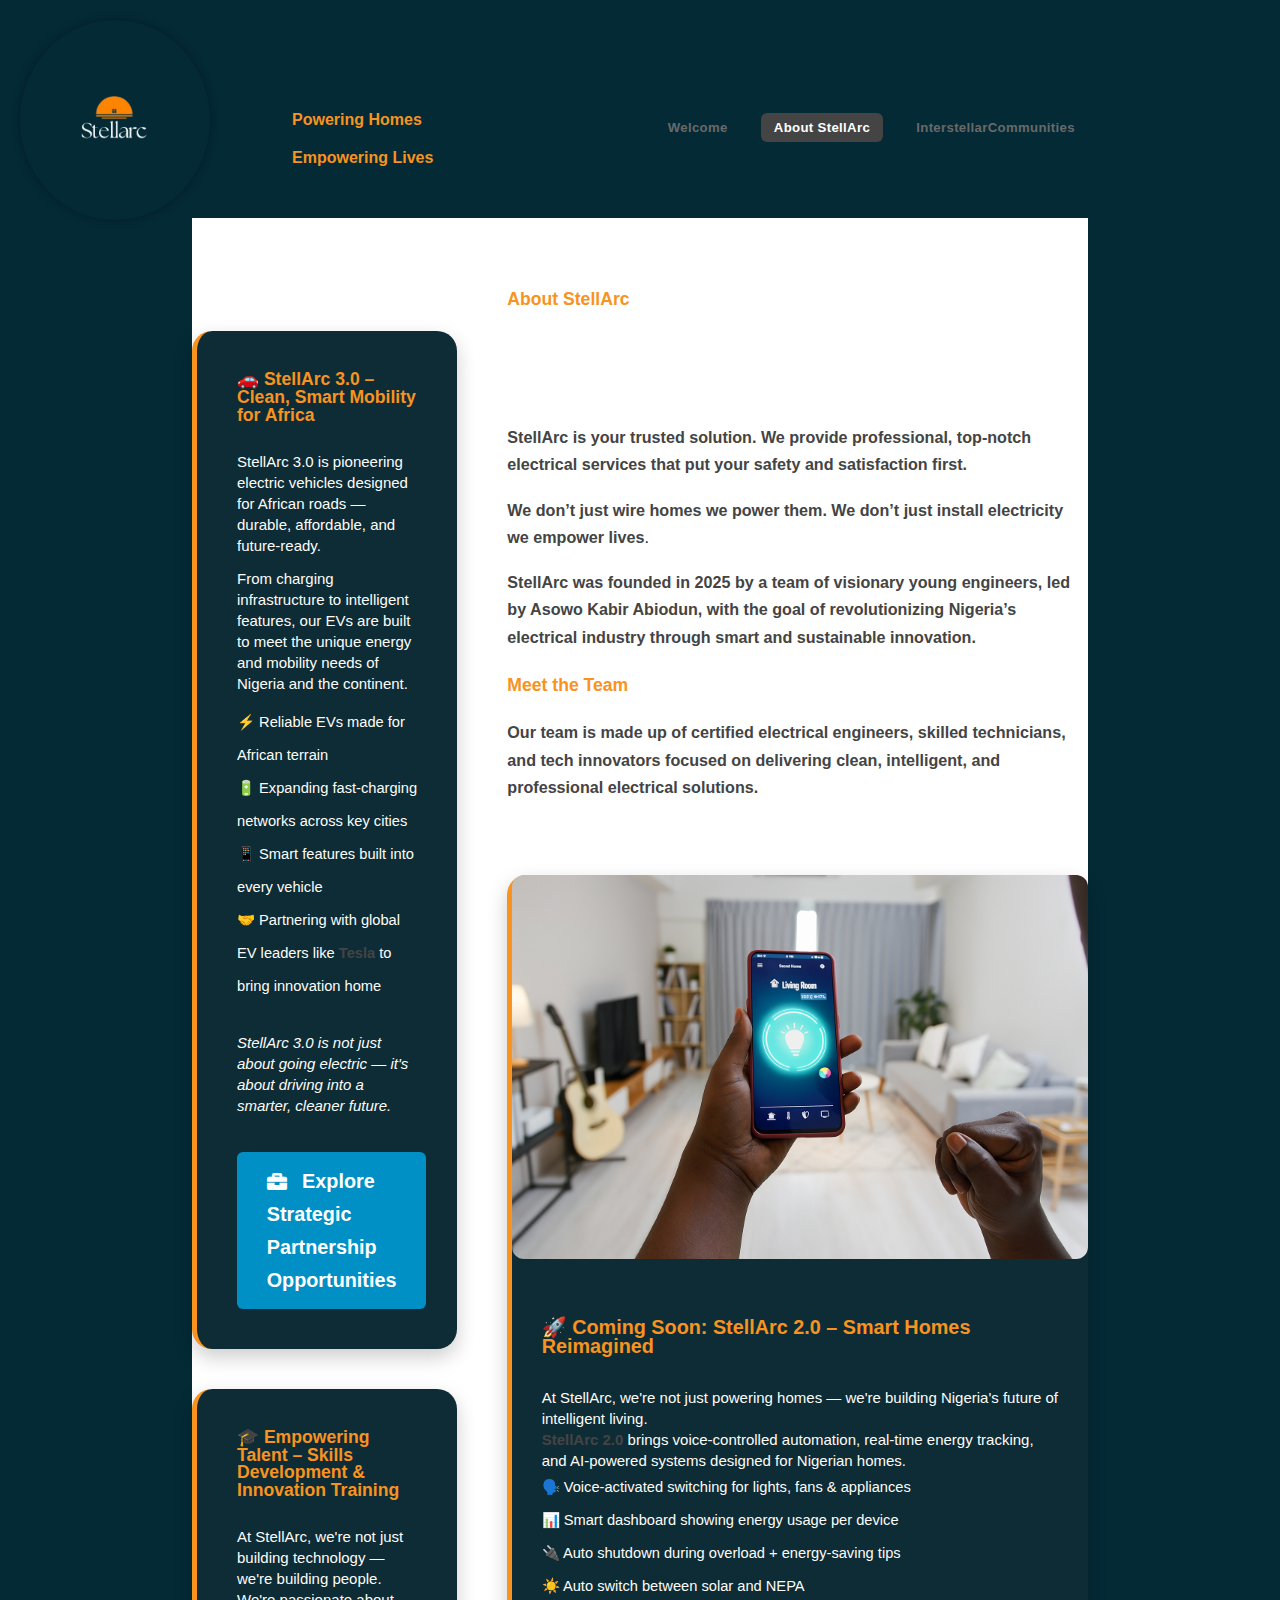
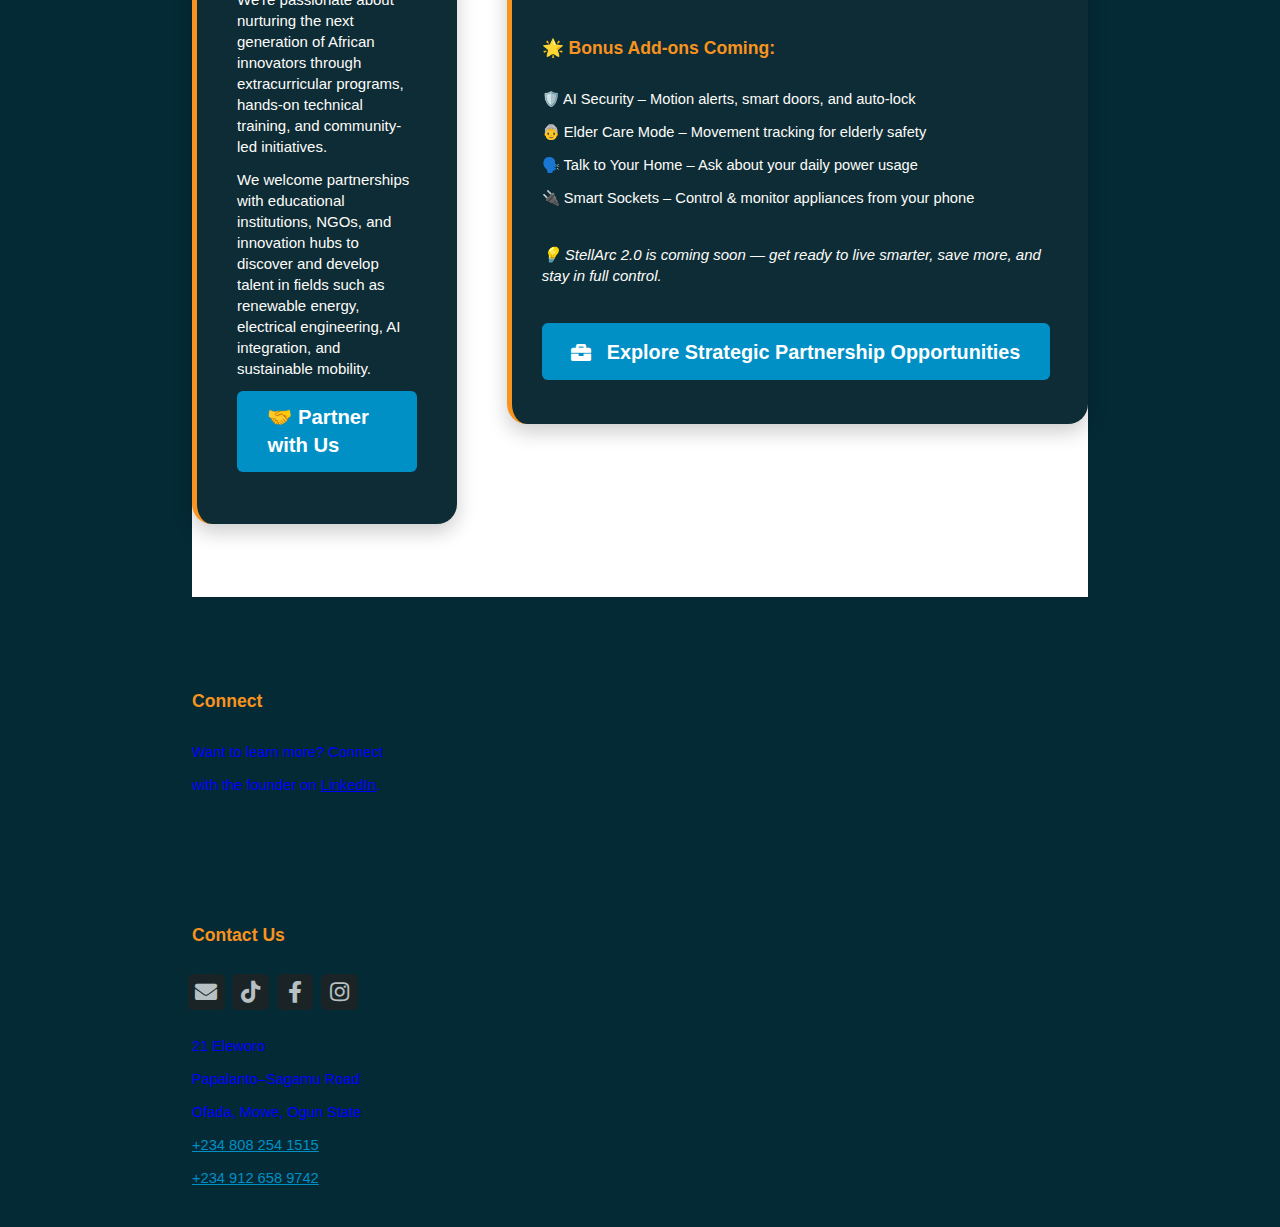
<file: left-sidebar.html>
<html>
	<head>
		<title>StellArc</title>
		<meta charset="utf-8" />
		<meta name="viewport" content="width=device-width, initial-scale=1, user-scalable=no" />
		<link rel="stylesheet" href="assets/css/main.css" />
			<link rel="stylesheet" href="assets/css/main.css" />
			<style>
			body {
				margin: 0;
				padding: 0;
				background: #a3abad; /* change as you like */
				color: #c4e2ec;
				font-family: sans-serif;
			}
			.logo-round {
				width: 190px;
				height: 200px;
				border-radius: 50%;
				object-fit: cover;
				box-shadow: 0 0 10px rgba(0,0,0,0.3);
				position: fixed;
				top: 20px;
				left: 20px;
				z-index: 1000;
				/* Prevent shrinking on small screens */
				max-width: none;
				max-height: none;
			}
			@media screen and (max-width: 768px) {
				.logo-round {
					width: 190px;
					height: 140px;
					top: 10px;
					left: 10px;
				}
			}
			#logo-text {
				position: fixed;
				top: 180px; /* adjust under the logo */
				left: 20px;
				color: #F7931E;
				font-size: 1.2rem;
				font-weight: bold;
				text-align: left;
				z-index: 1000;
			}
			.logo-text {
				margin: 5px 0 0 20px; /* Indent by 20px on all screens */
				color: #F7931E;
				font-size: 1rem;
				font-weight: bold;
			}
			/* Move right further on wider screens */
			@media screen and (min-width: 1024px) {
				.logo-text {
					margin-left: 100px; /* Shift 200px from left; adjust as needed */
				}
			}
			/* Optionally, reduce text size on small screens */
			@media screen and (max-width: 768px) {
				.logo-text {
					font-size: 0.9rem;
					margin-left: 20px;
				}
			}
			h1, h2, h3, h4 {
				color: #F7931E;
			}
			.content {
				padding: 2em;
				max-width: 800px;
				margin: 0 auto;
			}
			body {
				background-color: #042a36;
				font-family: 'Poppins', sans-serif;
				color: #072a47;
				padding: 2rem;
			}
			h2 {
				color: #ffffff;
				font-size: 2.5em;
				margin-bottom: 1.5em;
			}
			</style>
			</head>
	<body class="container">
		<div id="page-wrapper">

			<!-- Header -->
				<div id="header-wrapper">
					<header id="header" class="container">

						<!-- Logo -->
							<div id="logo">
								<img src="images/StellArclogo.png"  alt="Logo" class="logo-round" />
								<h4 class="logo-text">Powering Homes</h4>
								<h4 class="logo-text">Empowering Lives</h4>
								<style>
								</style>
							</div>

						<!-- Nav -->
							<nav id="nav">
								<ul>
									<li><a href="index.html">Welcome</a></li>
									<li class="current"><a href="left-sidebar.html">About StellArc</a></li>
									<li><a href="right-sidebar.html">InterstellarCommunities</a></li>
									
								</ul>
							</nav>

					</header>
				</div>

			<!-- Main -->
				<div id="main-wrapper">
					<div class="container">
						<div class="row gtr-200">
							<div class="col-4 col-12-medium">
								<div id="sidebar">

									<!-- Sidebar -->
										<section class="custom-box">
											<h2>🚗 StellArc 3.0 – Clean, Smart Mobility for Africa</h2>

												<p class="about-text">
													StellArc 3.0 is pioneering electric vehicles designed for African roads — durable, affordable, and future-ready.
												</p>
												<p class="about-text">
													From charging infrastructure to intelligent features, our EVs are built to meet the unique energy and mobility needs of Nigeria and the continent.
												</p>
												<ul class="style2">
													<li>⚡ Reliable EVs made for African terrain</li>
													<li>🔋 Expanding fast-charging networks across key cities</li>
													<li>📱 Smart features built into every vehicle</li>
													<li>🤝 Partnering with global EV leaders like <strong>Tesla</strong> to bring innovation home</li>
												</ul>
												<p class="about-text">
													<em>StellArc 3.0 is not just about going electric — it's about driving into a smarter, cleaner future.</em>
												</p>


											<footer>
												<a href="stellarofficial@gmail.com"" class="button icon solid fa-briefcase" style="margin: 0 auto; display: inline-block;">
													Explore Strategic Partnership Opportunities
												</a>
											</footer>
										</section>
										<!-- Sidebar -->
										<section class="custom-box">
											<article>
												<h2>🎓 Empowering Talent – Skills Development & Innovation Training</h2>
												<p class="about-text">
													At StellArc, we're not just building technology — we're building people. We're passionate about nurturing the next generation of African innovators through extracurricular programs, hands-on technical training, and community-led initiatives.
												</p>
												<p class="about-text">
													We welcome partnerships with educational institutions, NGOs, and innovation hubs to discover and develop talent in fields such as renewable energy, electrical engineering, AI integration, and sustainable mobility.
												</p>
												<!-- Optional Call-to-Action Button -->
												 <p>
													<a href="stellarofficial@gmail.com" class="button">🤝 Partner with Us</a>
												</p>
											</article>
										</section>



											

										

								</div>
							</div>
							<div class="col-8 col-12-medium imp-medium">
								<div id="content">

									<!-- Content -->
										 <article>
											<h2>About StellArc</h2>

											<div class="glow-container">
												<p class="glow-question">
													Who’s wiring your home — a certified expert 
												</p>
												<p class="glow-question second">
													or someone with a guess and a ladder?
												</p>
												<p class="glow-question third">
													Why trust your safety to chance when 
												</p>
												<p class="glow-question fourth">
													you can power your home with professionals?
												</p>
												<p class="glow-question fifth">
													Is your home powered... or just plugged in?


											</div>

												</p>
												<p class="about-text">
													<strong>StellArc is your trusted solution. We provide professional, top-notch electrical services that put your safety and satisfaction first.</strong>
												</p>
												
												<p class="about-text">
													<strong>We don’t just wire homes we power them. We don’t just install electricity we empower lives</strong>.
												</p>

												<p class="about-text">
													<strong>StellArc was founded in 2025  by a team of visionary young engineers, led by Asowo Kabir Abiodun, with the goal of revolutionizing Nigeria’s electrical industry through smart and sustainable innovation.</strong>
												</p>
												<h3>Meet the Team</h3>
												<p class="about-text">
													<strong>Our team is made up of certified electrical engineers, skilled technicians, and tech innovators focused on delivering clean, intelligent, and professional electrical solutions.</strong>
												</p>
											</article>
											<!-- Box -->
											 <section class="box feature custom-box">
												<a href="#" class="image featured"><img src="images/stellArc 2.0.png" alt="" /></a>
												<div class="inner">
													<h2>🚀 Coming Soon: StellArc 2.0 – Smart Homes Reimagined</h2>
													<p class="about-text">
														At StellArc, we're not just powering homes — we're building Nigeria's future of intelligent living.
													</p>
													<p class="about-text">
														<strong>StellArc 2.0</strong> brings voice-controlled automation, real-time energy tracking, and AI-powered systems designed for Nigerian homes.
													</p>
													<ul class="style2">
														<li>🗣️ Voice-activated switching for lights, fans & appliances</li>
														<li>📊 Smart dashboard showing energy usage per device</li>
														<li>🔌 Auto shutdown during overload + energy-saving tips</li>
														<li>☀️ Auto switch between solar and NEPA</li>
													</ul>
													<h3>🌟 Bonus Add-ons Coming:</h3>
													<ul class="style2">
														<li>🛡️ AI Security – Motion alerts, smart doors, and auto-lock</li>
														<li>👵 Elder Care Mode – Movement tracking for elderly safety</li>
														<li>🗣️ Talk to Your Home – Ask about your daily power usage</li>
														<li>🔌 Smart Sockets – Control & monitor appliances from your phone</li>
													</ul>
													<p class="about-text">
														<em>💡 StellArc 2.0 is coming soon — get ready to live smarter, save more, and stay in full control.</em>
													</p>
													<footer>
														<a href="stellarofficial@gmail.com" class="button icon solid fa-briefcase" style="margin: 0 auto; display: inline-block;">
															Explore Strategic Partnership Opportunities
														</a>
													</footer>
													<style>
													custom-box {
														background-color: #0E2C36;
														color: #FDFCF9;
														padding: 15px 30px;        /* smaller top/bottom padding */
														border-radius: 20px;
														box-shadow: 0 8px 20px rgba(0, 0, 0, 0.2);
														margin: 30px auto;
														max-width: 900px;          /* allow wider box if needed */
														border-left: 5px solid #F7931E;
													}

													.custom-box h2 {
														color: #F7931E;
														/* header in orange */
													}
													.custom-box p {
														font-size: 15px;
														/* slightly smaller text */
														line-height: 1.4;
														/* tighter line spacing */
														margin-bottom: 0.8em;
													}
													.custom-box h4 {
														color: #ca7c22;
														/* header in orange */
													}
													.image.featured img {
														 width: 200%;
														 max-width: 700px;     /* Limits image width on desktop */
														 height: auto;
														 display: block;
														 margin: 0 auto;       /* Center the image */
														 border-radius: 12px;   /* Optional: rounded edges */
														}
														.custom-box .image.featured img {
															width: 100%;              /* responsive image */
															max-width: 100%;          /* never exceed container */
															height: auto;
															display: block;
															margin: 0 auto;
															border-radius: 12px;
														}

								
													</style>
													</div>
												</section>
											<section>
											<style>
												.glow-container {
													width: 100%;
													max-width: 100%; /* prevent overflow */
													overflow: hidden;
												}
												.glow-question {
													font-size: 1.6em;
													font-weight: 700;
													color: #e6ab0b;
													text-shadow: 0 0 15px #a5bfc4, 0 0 25px #abc3c7;
													white-space: nowrap; /* Keep text in a single line */
													overflow: hidden;
													width: 0;
													display: inline-block;
													animation: typing 5s steps(50, end) forwards, pulseGlow 2s infinite ease-in-out;
													margin-bottom: 0.9rem;
												}
												.glow-question.second {
													animation-delay: 4s;
												}
												.glow-question.third {
													animation-delay: 8s;
												}
												.glow-question.fourth {
													animation-delay: 12s;
												}
												.glow-question.fifth {
													animation-delay: 16s;
												}
												@keyframes typing {
													0% {
														width: 0;
														visibility: visible;
													}
													100% {
														width: 100%;
													}
												}
												@media (max-width: 768px) {
													.glow-question {
														font-size: 1em;
														transform: scale(0.95);
													}
												}
												@keyframes pulseGlow {
													0% {
														text-shadow: 0 0 10px #b1d4db;
													}
													50% {
														text-shadow: 0 0 25px #a0d0da, 0 0 35px #badae0;
													}
													100% {
														text-shadow: 0 0 10px #c9d7da;
													}
												}
												@media (max-width: 768px) {
													.glow-question {
														font-size: 1em;
													}
												}
												.about-text {
													font-size: 1.1em;
													line-height: 1.7;
													margin-bottom: 1.1rem;
													font-weight: 450;
												}
												h2,h3 {
													color: #F7931E;
													font-size: 1.2em;
												}
											</style>
									</div>
							</div>
						</div>
					</div>
				</div>
				
				
						

			<!-- Footer -->
				<div id="footer-wrapper">
					<footer id="footer" class="container">
						<div class="row">
							<div class="col-3 col-6-medium col-12-small">

								<!-- Links -->
								 <section class="widget links">
									<h3>Connect</h3>
									<p style="color: blue;">
										Want to learn more? Connect with the founder on 
										<a href="https://www.linkedin.com/in/kabir-abiodun-asowo" target="_blank" rel="noopener noreferrer">LinkedIn</a>.
									</p>
								</section>
							</div>
						</div>
					</footer>
				</div>
							</div>
							<div class="col-3 col-6-medium col-12-small">

								<!-- Links -->
									<section class="widget contact last">
							<h3>Contact Us</h3>
							<ul>
								<li><a href="stellarofficial@gmail.com" class="icon solid fa-envelope"><span class="label">Email</span></a></li>

								<li><a href="https://www.tiktok.com/@stellarc.ng?_t=ZS-8ydVc8MhXUu&_r=1" class="icon brands fa-tiktok"><span class="label">TikTok</span></a></li>
								</li>
								<li><a href="https://www.facebook.com/profile.php?id=61578969909169" class="icon brands fa-facebook-f"><span
											class="label">Facebook</span></a></li>
								<li><a href="https://www.instagram.com/stellarc.ng?igsh=cnhyaDZ2Y3BidTlm" class="icon brands fa-instagram"><span
											class="label">Instagram</span></a></li>
										</section>

							</div>
							<div class="col-3 col-6-medium col-12-small">

								<!-- Contact -->
									<section class="widget contact">
										<p style="color: blue;">
								21 Eleworo<br />
								Papalanto–Sagamu Road<br />
								Ofada, Mowe, Ogun State<br />
								<a href="tel:+2348082541515">+234 808 254 1515</a><br />
								<a href="tel:+2349126589742">+234 912 658 9742</a>
							</p>
									</section>

							</div>
						</div>
					</footer>
				</div>

			</div>

		<!-- Scripts -->

			<script src="assets/js/jquery.min.js"></script>
			<script src="assets/js/jquery.dropotron.min.js"></script>
			<script src="assets/js/browser.min.js"></script>
			<script src="assets/js/breakpoints.min.js"></script>
			<script src="assets/js/util.js"></script>
			<script src="assets/js/main.js"></script>

	</body>
</html>
</file>
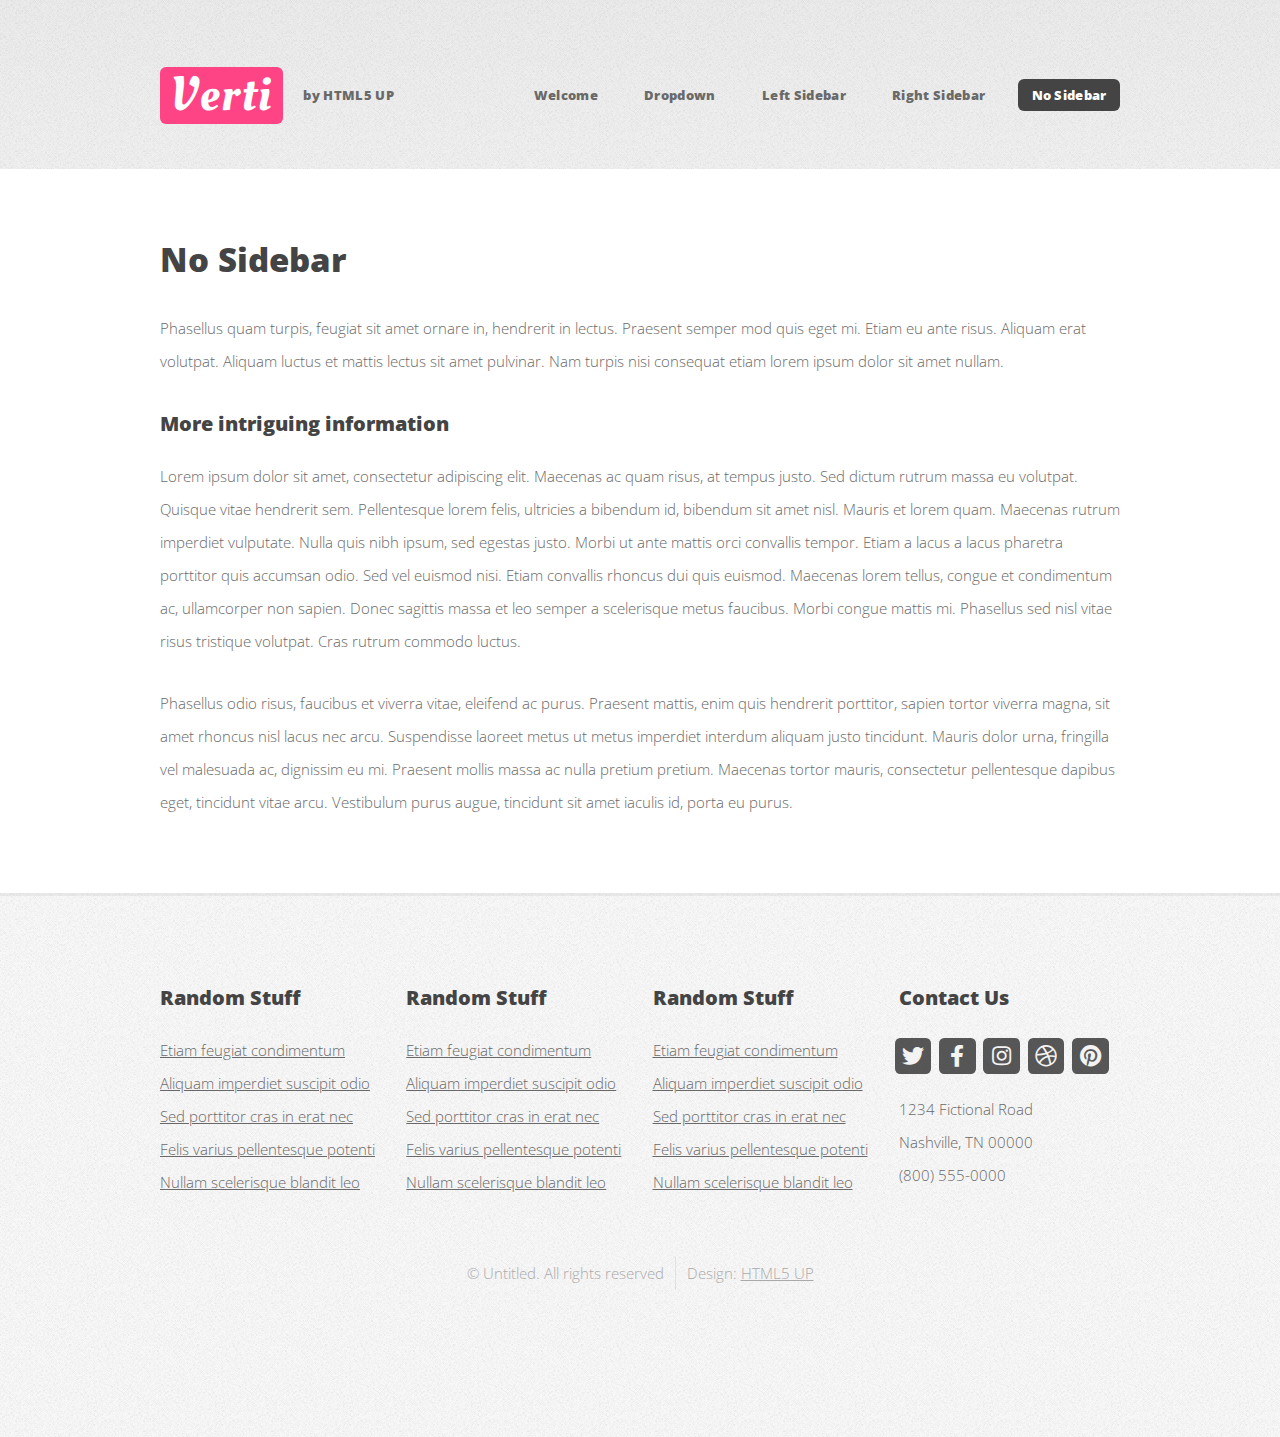
<file: no-sidebar.html>
<!DOCTYPE HTML>
<!--
	Verti by HTML5 UP
	html5up.net | @ajlkn
	Free for personal and commercial use under the CCA 3.0 license (html5up.net/license)
-->
<html>
	<head>
		<title>Verti by HTML5 UP</title>
		<meta charset="utf-8" />
		<meta name="viewport" content="width=device-width, initial-scale=1, user-scalable=no" />
		<link rel="stylesheet" href="assets/css/main.css" />
	</head>
	<body class="is-preload no-sidebar">
		<div id="page-wrapper">

			<!-- Header -->
				<div id="header-wrapper">
					<header id="header" class="container">

						<!-- Logo -->
							<div id="logo">
								<h1><a href="index.html">Verti</a></h1>
								<span>by HTML5 UP</span>
							</div>

						<!-- Nav -->
							<nav id="nav">
								<ul>
									<li><a href="index.html">Welcome</a></li>
									<li>
										<a href="#">Dropdown</a>
										<ul>
											<li><a href="#">Lorem ipsum dolor</a></li>
											<li><a href="#">Magna phasellus</a></li>
											<li>
												<a href="#">Phasellus consequat</a>
												<ul>
													<li><a href="#">Lorem ipsum dolor</a></li>
													<li><a href="#">Phasellus consequat</a></li>
													<li><a href="#">Magna phasellus</a></li>
													<li><a href="#">Etiam dolore nisl</a></li>
												</ul>
											</li>
											<li><a href="#">Veroeros feugiat</a></li>
										</ul>
									</li>
									<li><a href="left-sidebar.html">Left Sidebar</a></li>
									<li><a href="right-sidebar.html">Right Sidebar</a></li>
									<li class="current"><a href="no-sidebar.html">No Sidebar</a></li>
								</ul>
							</nav>

					</header>
				</div>

			<!-- Main -->
				<div id="main-wrapper">
					<div class="container">
						<div id="content">

							<!-- Content -->
								<article>

									<h2>No Sidebar</h2>

									<p>Phasellus quam turpis, feugiat sit amet ornare in, hendrerit in lectus.
									Praesent semper mod quis eget mi. Etiam eu ante risus. Aliquam erat volutpat.
									Aliquam luctus et mattis lectus sit amet pulvinar. Nam turpis nisi
									consequat etiam lorem ipsum dolor sit amet nullam.</p>

									<h3>More intriguing information</h3>
									<p>Lorem ipsum dolor sit amet, consectetur adipiscing elit. Maecenas ac quam risus, at tempus
									justo. Sed dictum rutrum massa eu volutpat. Quisque vitae hendrerit sem. Pellentesque lorem felis,
									ultricies a bibendum id, bibendum sit amet nisl. Mauris et lorem quam. Maecenas rutrum imperdiet
									vulputate. Nulla quis nibh ipsum, sed egestas justo. Morbi ut ante mattis orci convallis tempor.
									Etiam a lacus a lacus pharetra porttitor quis accumsan odio. Sed vel euismod nisi. Etiam convallis
									rhoncus dui quis euismod. Maecenas lorem tellus, congue et condimentum ac, ullamcorper non sapien.
									Donec sagittis massa et leo semper a scelerisque metus faucibus. Morbi congue mattis mi.
									Phasellus sed nisl vitae risus tristique volutpat. Cras rutrum commodo luctus.</p>

									<p>Phasellus odio risus, faucibus et viverra vitae, eleifend ac purus. Praesent mattis, enim
									quis hendrerit porttitor, sapien tortor viverra magna, sit amet rhoncus nisl lacus nec arcu.
									Suspendisse laoreet metus ut metus imperdiet interdum aliquam justo tincidunt. Mauris dolor urna,
									fringilla vel malesuada ac, dignissim eu mi. Praesent mollis massa ac nulla pretium pretium.
									Maecenas tortor mauris, consectetur pellentesque dapibus eget, tincidunt vitae arcu.
									Vestibulum purus augue, tincidunt sit amet iaculis id, porta eu purus.</p>

								</article>

						</div>
					</div>
				</div>

			<!-- Footer -->
				<div id="footer-wrapper">
					<footer id="footer" class="container">
						<div class="row">
							<div class="col-3 col-6-medium col-12-small">

								<!-- Links -->
									<section class="widget links">
										<h3>Random Stuff</h3>
										<ul class="style2">
											<li><a href="#">Etiam feugiat condimentum</a></li>
											<li><a href="#">Aliquam imperdiet suscipit odio</a></li>
											<li><a href="#">Sed porttitor cras in erat nec</a></li>
											<li><a href="#">Felis varius pellentesque potenti</a></li>
											<li><a href="#">Nullam scelerisque blandit leo</a></li>
										</ul>
									</section>

							</div>
							<div class="col-3 col-6-medium col-12-small">

								<!-- Links -->
									<section class="widget links">
										<h3>Random Stuff</h3>
										<ul class="style2">
											<li><a href="#">Etiam feugiat condimentum</a></li>
											<li><a href="#">Aliquam imperdiet suscipit odio</a></li>
											<li><a href="#">Sed porttitor cras in erat nec</a></li>
											<li><a href="#">Felis varius pellentesque potenti</a></li>
											<li><a href="#">Nullam scelerisque blandit leo</a></li>
										</ul>
									</section>

							</div>
							<div class="col-3 col-6-medium col-12-small">

								<!-- Links -->
									<section class="widget links">
										<h3>Random Stuff</h3>
										<ul class="style2">
											<li><a href="#">Etiam feugiat condimentum</a></li>
											<li><a href="#">Aliquam imperdiet suscipit odio</a></li>
											<li><a href="#">Sed porttitor cras in erat nec</a></li>
											<li><a href="#">Felis varius pellentesque potenti</a></li>
											<li><a href="#">Nullam scelerisque blandit leo</a></li>
										</ul>
									</section>

							</div>
							<div class="col-3 col-6-medium col-12-small">

								<!-- Contact -->
									<section class="widget contact">
										<h3>Contact Us</h3>
										<ul>
											<li><a href="#" class="icon brands fa-twitter"><span class="label">Twitter</span></a></li>
											<li><a href="#" class="icon brands fa-facebook-f"><span class="label">Facebook</span></a></li>
											<li><a href="#" class="icon brands fa-instagram"><span class="label">Instagram</span></a></li>
											<li><a href="#" class="icon brands fa-dribbble"><span class="label">Dribbble</span></a></li>
											<li><a href="#" class="icon brands fa-pinterest"><span class="label">Pinterest</span></a></li>
										</ul>
										<p>1234 Fictional Road<br />
										Nashville, TN 00000<br />
										(800) 555-0000</p>
									</section>

							</div>
						</div>
						<div class="row">
							<div class="col-12">
								<div id="copyright">
									<ul class="menu">
										<li>&copy; Untitled. All rights reserved</li><li>Design: <a href="http://html5up.net">HTML5 UP</a></li>
									</ul>
								</div>
							</div>
						</div>
					</footer>
				</div>

			</div>

		<!-- Scripts -->

			<script src="assets/js/jquery.min.js"></script>
			<script src="assets/js/jquery.dropotron.min.js"></script>
			<script src="assets/js/browser.min.js"></script>
			<script src="assets/js/breakpoints.min.js"></script>
			<script src="assets/js/util.js"></script>
			<script src="assets/js/main.js"></script>

	</body>
</html>
</file>
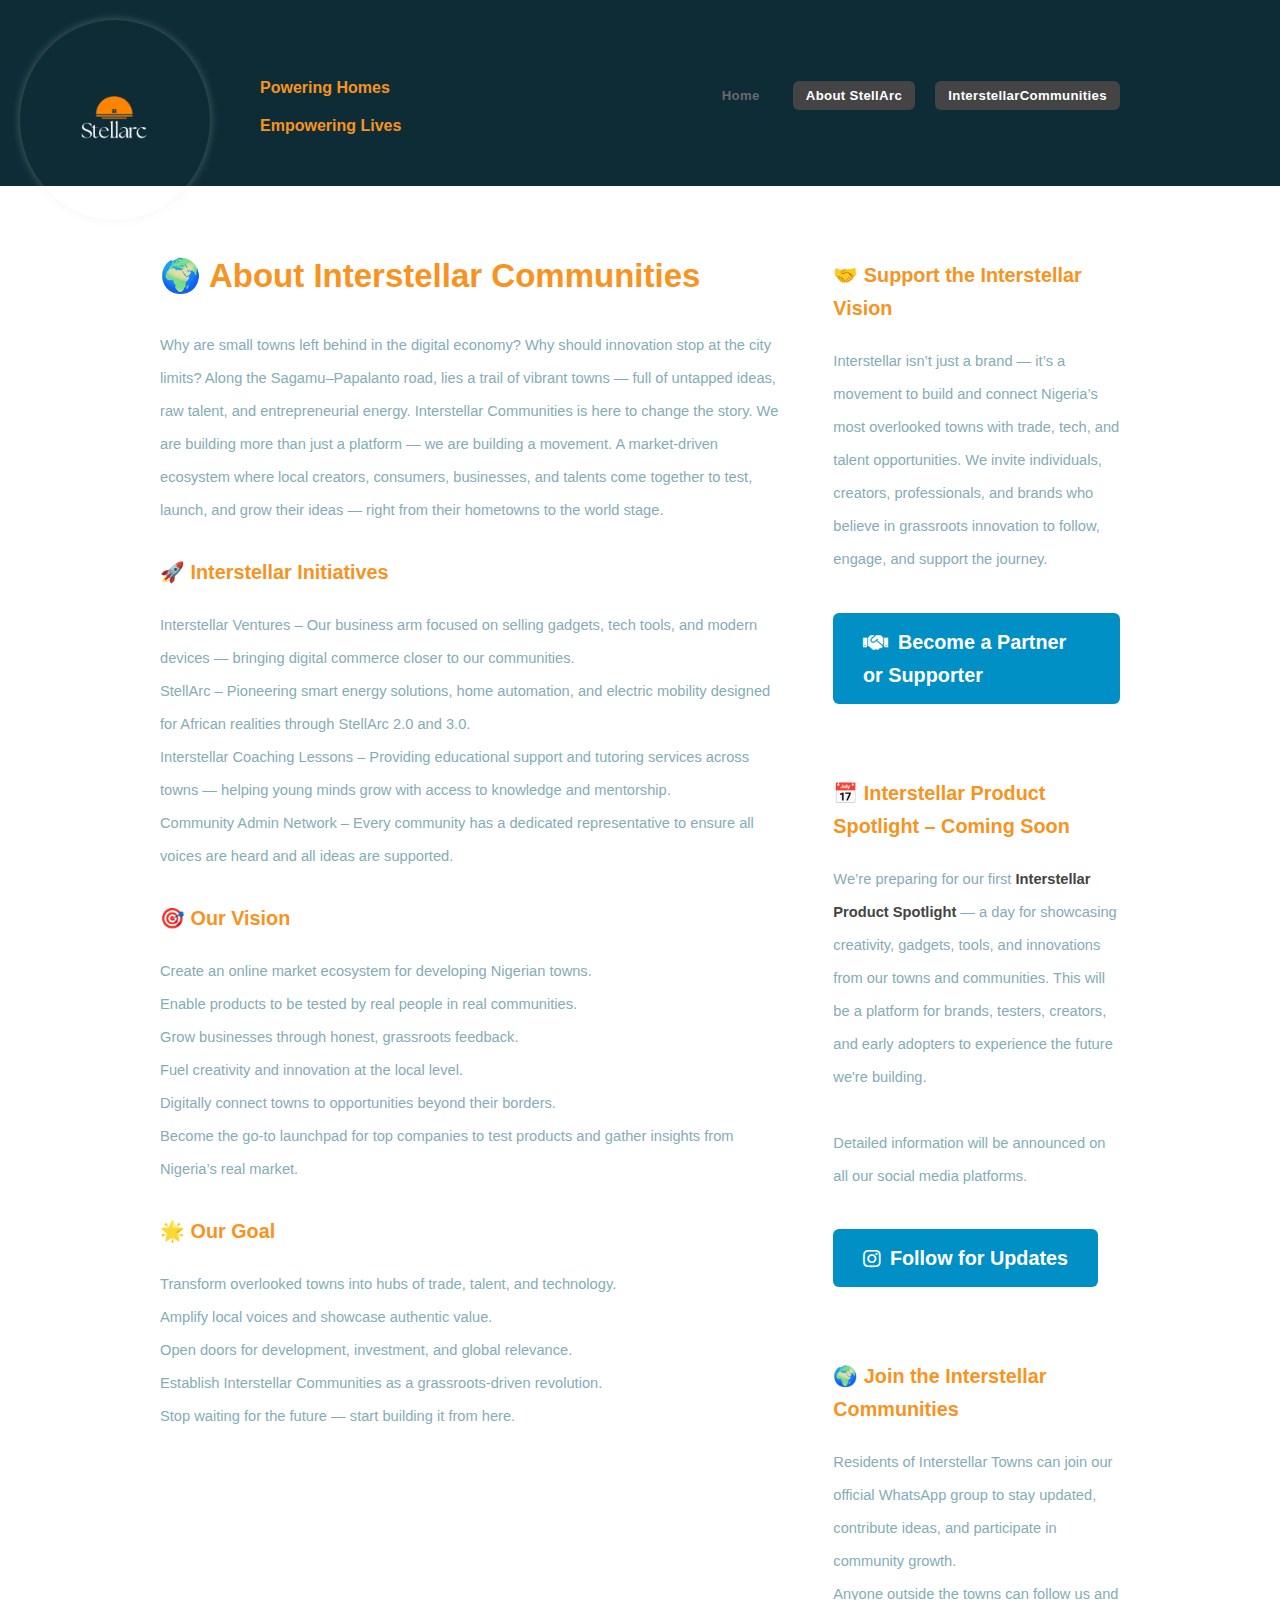
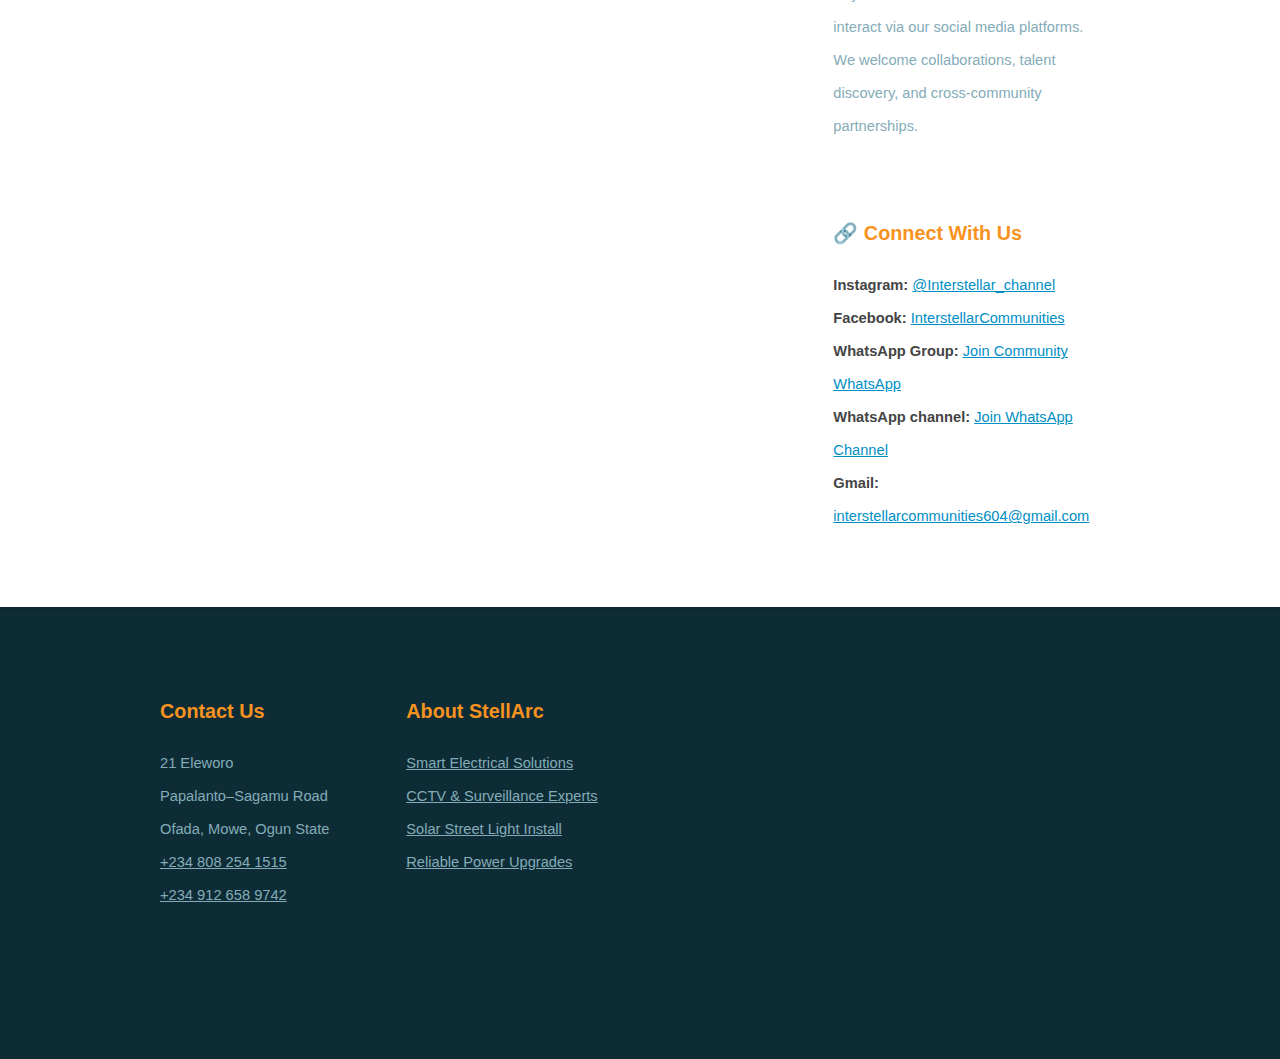
<file: right-sidebar.html>
<html>
	<head>
		<title>StellArc</title>
		<meta charset="utf-8" />
		<meta name="viewport" content="width=device-width, initial-scale=1, user-scalable=no" />
		<link rel="stylesheet" href="assets/css/main.css" />
		<style>
			body {
				margin: 0;
				padding: 0;
				background: #0E2C36; /* change as you like */
				color: #84acb8;
				font-family: sans-serif;
			}
			.logo-round {
				width: 190px;
				height: 200px;
				border-radius: 70%;
				object-fit: cover;
				box-shadow: 0 0 10px rgba(223, 219, 219, 0.3);
				position: fixed;
				top: 20px;
				left: 20px;
				z-index: 1000;
				/* Prevent shrinking on small screens */
				max-width: none;
				max-height: none;
			}
			@media screen and (max-width: 768px) {
				.logo-round {
					width: 190px;
					height: 140px;
					top: 10px;
					left: 10px;
				}
			}
			#logo-text {
				position: fixed;
				top: 180px; /* adjust under the logo */
				left: 20px;
				color: #F7931E;
				font-size: 1.2rem;
				font-weight: bold;
				text-align: left;
				z-index: 1000;
			}
			.logo-text {
				margin: 5px 0 0 20px; /* Indent by 20px on all screens */
				color: #F7931E;
				font-size: 1rem;
				font-weight: bold;
			}
			/* Move right further on wider screens */
			@media screen and (min-width: 1024px) {
				.logo-text {
					margin-left: 100px; /* Shift 200px from left; adjust as needed */
				}
			}
			/* Optionally, reduce text size on small screens */
			@media screen and (max-width: 768px) {
				.logo-text {
					font-size: 0.9rem;
					margin-left: 20px;
				}
			}
			h1, h2, h3, h4 {
				color: #F7931E;
			}
			.content {
				padding: 2em;
				max-width: 800px;
				margin: 0 auto;
			}
			</style>
			</head>
	<body class="is-preload right-sidebar">
		<div id="page-wrapper">

			<!-- Header -->
				<div id="header-wrapper">
					<header id="header" class="container">

						<!-- Logo -->
						 <div id="logo">
							<img src="images/StellArclogo.png"  alt="Logo" class="logo-round" />
							<h4 class="logo-text">Powering Homes</h4>
							<h4 class="logo-text">Empowering Lives</h4>

						<!-- Nav -->
							<nav id="nav">
								<ul>
									<li><a href="index.html">Home</a></li>
									<li class="current"><a href="left-sidebar.html">About StellArc</a></li>
									<li class="current"><a href="right-sidebar.html">InterstellarCommunities</a></li>
								</ul>
							</nav>

					</header>
				</div>

			<!-- Main -->
				<div id="main-wrapper">
					<div class="container">
						<div class="row gtr-200">
							<div class="col-8 col-12-medium">
								<div id="content">

									<!-- Content -->
										<article>

											<h2>🌍 About Interstellar Communities</h2>

											<p>Why are small towns left behind in the digital economy? Why should innovation stop at the city limits?
												Along the Sagamu–Papalanto road, lies a trail of vibrant towns — full of untapped ideas, raw talent, and entrepreneurial energy. Interstellar Communities is here to change the story.
												We are building more than just a platform — we are building a movement. A market-driven ecosystem where local creators, consumers, businesses, and talents come together to test, launch, and grow their ideas — right from their hometowns to the world stage.</p>
												<h3>🚀 Interstellar Initiatives</h3>
												<ul class="style2">
													<li>Interstellar Ventures – Our business arm focused on selling gadgets, tech tools, and modern devices — bringing digital commerce closer to our communities.</li>
													<li>StellArc – Pioneering smart energy solutions, home automation, and electric mobility designed for African realities through StellArc 2.0 and 3.0.</li>
													<li>Interstellar Coaching Lessons – Providing educational support and tutoring services across towns — helping young minds grow with access to knowledge and mentorship.</li>
													<li>Community Admin Network – Every community has a dedicated representative to ensure all voices are heard and all ideas are supported.</li>
												</ul>

											<h3>🎯 Our Vision</h3>
											<ul class="style2">
												<li>Create an online market ecosystem for developing Nigerian towns.</li>
												<li>Enable products to be tested by real people in real communities.</li>
												<li>Grow businesses through honest, grassroots feedback.</li>
												<li>Fuel creativity and innovation at the local level.</li>
												<li>Digitally connect towns to opportunities beyond their borders.</li>
												<li>Become the go-to launchpad for top companies to test products and gather insights from Nigeria’s real market.</li>
											</ul>
											<h3>🌟 Our Goal</h3>
											<ul class="style2">
												<li>Transform overlooked towns into hubs of trade, talent, and technology.</li>
												<li>Amplify local voices and showcase authentic value.</li>
												<li>Open doors for development, investment, and global relevance.</li>
												<li>Establish Interstellar Communities as a grassroots-driven revolution.</li><li>Stop waiting for the future — start building it from here.</li>
											</ul>

										</article>

								</div>
							</div>
							<div class="col-4 col-12-medium">
								<div id="sidebar">

									<!-- Sidebar -->
										<section>
											<h3>🤝 Support the Interstellar Vision</h3>
											<p>
												Interstellar isn’t just a brand — it’s a movement to build and connect Nigeria’s most overlooked towns with trade, tech, and talent opportunities. We invite individuals, creators, professionals, and brands who believe in grassroots innovation to follow, engage, and support the journey.
											</p>
											<footer>
												<a href="mailto:partnerships@stellarc.com" class="button icon solid fa-handshake">Become a Partner or Supporter</a>
											</footer>
										</section>
										<section>
											<h3>📅 Interstellar Product Spotlight – Coming Soon</h3>
											<p>
												We’re preparing for our first <strong>Interstellar Product Spotlight</strong> — a day for showcasing creativity, gadgets, tools, and innovations from our towns and communities. This will be a platform for brands, testers, creators, and early adopters to experience the future we're building. <br><br>
												Detailed information will be announced on all our social media platforms.
											</p>
											<footer>
												<a href="https://instagram.com/officialstellarc" class="button icon brands fa-instagram" target="_blank">Follow for Updates</a>
											</footer>
										</section>
										<section>
											<h3>🌍 Join the Interstellar Communities</h3>
											<ul class="style2">
												<li>Residents of Interstellar Towns can join our official WhatsApp group to stay updated, contribute ideas, and participate in community growth.</li>
												<li>Anyone outside the towns can follow us and interact via our social media platforms.</li>
												<li>We welcome collaborations, talent discovery, and cross-community partnerships.</li>
											</ul>
										</section>
										<section>
											<h3>🔗 Connect With Us</h3>
											<ul class="style2">
												<li><strong>Instagram:</strong> <a href="https://www.instagram.com/interstellar_channel?igsh=eWN0cTMxdzc5MXRi" target="_blank">@Interstellar_channel</a></li>
												<li><strong>Facebook:</strong> <a href="https://www.facebook.com/profile.php?id=61565733906541" target="_blank">InterstellarCommunities</a></li>
												<li><strong>WhatsApp Group:</strong> <a href="https://chat.whatsapp.com/HQGgLutACuO7ktyyLBVan3?mode=ac_t" target="_blank">Join Community WhatsApp</a></li>
												<li><strong>WhatsApp channel:</strong> <a href="https://whatsapp.com/channel/0029VafGnG0Fi8xelpQ6SY0G">Join WhatsApp Channel</a></li>
												<li><strong>Gmail:</strong> <a href="interstellarcommunities604@gmail.com">interstellarcommunities604@gmail.com</a></li>
											</ul>
										</section>


								</div>
							</div>
						</div>
					</div>
				</div>

			<!-- Footer -->
				<div id="footer-wrapper">
					<footer id="footer" class="container">
						<div class="row">
							<div class="col-3 col-6-medium col-12-small">

								<!-- Links -->
								 <h3>Contact Us</h3>
									<p>
								21 Eleworo<br />
								Papalanto–Sagamu Road<br />
								Ofada, Mowe, Ogun State<br />
								<a href="tel:+2348082541515">+234 808 254 1515</a><br />
								<a href="tel:+2349126589742">+234 912 658 9742</a>
							</p>
							</div>
							<div class="col-3 col-6-medium col-12-small">

								<!-- Links -->
									<section class="widget links">
							<h3>About StellArc</h3>
							<ul class="style2">
								<li><a href="#">Smart Electrical Solutions</a></li>
								<li><a href="#">CCTV & Surveillance Experts</a></li>
								<li><a href="#">Solar Street Light Install</a></li>
								<li><a href="#">Reliable Power Upgrades</a></li>

							</div>
						</div>
				</div>

			</div>

		<!-- Scripts -->

			<script src="assets/js/jquery.min.js"></script>
			<script src="assets/js/jquery.dropotron.min.js"></script>
			<script src="assets/js/browser.min.js"></script>
			<script src="assets/js/breakpoints.min.js"></script>
			<script src="assets/js/util.js"></script>
			<script src="assets/js/main.js"></script>

	</body>
</html>
</file>
<file: assets/css/main.css>
@import url("fontawesome-all.min.css");
@import url("https://fonts.googleapis.com/css?family=Oleo+Script:400|Open+Sans:300,300italic,600,600italic,800");

/*
	Verti by HTML5 UP
	html5up.net | @ajlkn
	Free for personal and commercial use under the CCA 3.0 license (html5up.net/license)
*/

html, body, div, span, applet, object,
iframe, h1, h2, h3, h4, h5, h6, p, blockquote,
pre, a, abbr, acronym, address, big, cite,
code, del, dfn, em, img, ins, kbd, q, s, samp,
small, strike, strong, sub, sup, tt, var, b,
u, i, center, dl, dt, dd, ol, ul, li, fieldset,
form, label, legend, table, caption, tbody,
tfoot, thead, tr, th, td, article, aside,
canvas, details, embed, figure, figcaption,
footer, header, hgroup, menu, nav, output, ruby,
section, summary, time, mark, audio, video {
	margin: 0;
	padding: 0;
	border: 0;
	font-size: 100%;
	font: inherit;
	vertical-align: baseline;}

article, aside, details, figcaption, figure,
footer, header, hgroup, menu, nav, section {
	display: block;}

body {
	line-height: 1;
}

ol, ul {
	list-style: none;
}

blockquote, q {
	quotes: none;
}

	blockquote:before, blockquote:after, q:before, q:after {
		content: '';
		content: none;
	}

table {
	border-collapse: collapse;
	border-spacing: 0;
}

body {
	-webkit-text-size-adjust: none;
}

mark {
	background-color: transparent;
	color: inherit;
}

input::-moz-focus-inner {
	border: 0;
	padding: 0;
}

input, select, textarea {
	-moz-appearance: none;
	-webkit-appearance: none;
	-ms-appearance: none;
	appearance: none;
}

/* Basic */

	@-ms-viewport {
		width: device-width;
	}

	html {
		box-sizing: border-box;
	}

	*, *:before, *:after {
		box-sizing: inherit;
	}

	body {
		background-image: -moz-linear-gradient(top, rgba(0, 0, 0, 0.05), rgba(0, 0, 0, 0)), url("images/bg01.png");
		background-image: -webkit-linear-gradient(top, rgba(0, 0, 0, 0.05), rgba(0, 0, 0, 0)), url("images/bg01.png");
		background-image: -ms-linear-gradient(top, rgba(0, 0, 0, 0.05), rgba(0, 0, 0, 0)), url("images/bg01.png");
		background-image: linear-gradient(top, rgba(0, 0, 0, 0.05), rgba(0, 0, 0, 0)), url("images/bg01.png");
		background-color: #f7f7f7;
		background-position: top left, top left;
		background-repeat: repeat-x, repeat;
		background-size: 100% 30em, auto;
		font-family: 'Open Sans', sans-serif;
		font-size: 13pt;
		color: #696969;
		font-weight: 300;
		line-height: 2.25em;
	}

		body.is-preload *, body.is-preload *:before, body.is-preload *:after {
			-moz-animation: none !important;
			-webkit-animation: none !important;
			-ms-animation: none !important;
			animation: none !important;
			-moz-transition: none !important;
			-webkit-transition: none !important;
			-ms-transition: none !important;
			transition: none !important;
		}

	input, select, textarea {
		font-family: 'Open Sans', sans-serif;
		font-size: 13pt;
		color: #696969;
		font-weight: 300;
		line-height: 2.25em;
	}

	a {
		color: #0090c5;
		text-decoration: underline;
	}

		a:hover {
			text-decoration: none;
		}

	h1, h2, h3, h4, h5, h6 {
		color: #444;
		font-weight: 800;
	}

		h1 a, h2 a, h3 a, h4 a, h5 a, h6 a {
			color: inherit;
			text-decoration: none;
			outline: 0;
		}

	h2 {
		font-size: 2.25em;
		margin: 0 0 1.1em 0;
		line-height: 1em;
	}

	h3 {
		font-size: 1.35em;
		margin: 0 0 1em 0;
	}

	b, strong {
		font-weight: 600;
		color: #444;
	}

	i, em {
		font-style: italic;
	}

	br.clear {
		clear: both;
	}

	sub {
		position: relative;
		top: 0.5em;
		font-size: 0.8em;
	}

	sup {
		position: relative;
		top: -0.5em;
		font-size: 0.8em;
	}

	hr {
		border: 0;
		border-top: solid 1px #eee;
	}

	blockquote {
		border-left: solid 0.5em #eee;
		padding: 1em 0 1em 2em;
		font-style: italic;
	}

	p, ul, ol, dl, table {
		margin-bottom: 2em;
	}

/* Container */

	.container {
		margin: 0 auto;
		max-width: 100%;
		width: 1400px;
	}

		@media screen and (max-width: 1680px) {

			.container {
				width: 1200px;
			}

		}

		@media screen and (max-width: 1280px) {

			.container {
				width: 960px;
			}

		}

		@media screen and (max-width: 980px) {

			.container {
				width: 90%;
			}

		}

		@media screen and (max-width: 736px) {

			.container {
				width: 100%;
			}

		}

/* Row */

	.row {
		display: flex;
		flex-wrap: wrap;
		box-sizing: border-box;
		align-items: stretch;
	}

		.row > * {
			box-sizing: border-box;
		}

		.row.gtr-uniform > * > :last-child {
			margin-bottom: 0;
		}

		.row.aln-left {
			justify-content: flex-start;
		}

		.row.aln-center {
			justify-content: center;
		}

		.row.aln-right {
			justify-content: flex-end;
		}

		.row.aln-top {
			align-items: flex-start;
		}

		.row.aln-middle {
			align-items: center;
		}

		.row.aln-bottom {
			align-items: flex-end;
		}

		.row > .imp {
			order: -1;
		}

		.row > .col-1 {
			width: 8.33333%;
		}

		.row > .off-1 {
			margin-left: 8.33333%;
		}

		.row > .col-2 {
			width: 16.66667%;
		}

		.row > .off-2 {
			margin-left: 16.66667%;
		}

		.row > .col-3 {
			width: 25%;
		}

		.row > .off-3 {
			margin-left: 25%;
		}

		.row > .col-4 {
			width: 33.33333%;
		}

		.row > .off-4 {
			margin-left: 33.33333%;
		}

		.row > .col-5 {
			width: 41.66667%;
		}

		.row > .off-5 {
			margin-left: 41.66667%;
		}

		.row > .col-6 {
			width: 50%;
		}

		.row > .off-6 {
			margin-left: 50%;
		}

		.row > .col-7 {
			width: 58.33333%;
		}

		.row > .off-7 {
			margin-left: 58.33333%;
		}

		.row > .col-8 {
			width: 66.66667%;
		}

		.row > .off-8 {
			margin-left: 66.66667%;
		}

		.row > .col-9 {
			width: 75%;
		}

		.row > .off-9 {
			margin-left: 75%;
		}

		.row > .col-10 {
			width: 83.33333%;
		}

		.row > .off-10 {
			margin-left: 83.33333%;
		}

		.row > .col-11 {
			width: 91.66667%;
		}

		.row > .off-11 {
			margin-left: 91.66667%;
		}

		.row > .col-12 {
			width: 100%;
		}

		.row > .off-12 {
			margin-left: 100%;
		}

		.row.gtr-0 {
			margin-top: 0px;
			margin-left: 0px;
		}

			.row.gtr-0 > * {
				padding: 0px 0 0 0px;
			}

			.row.gtr-0.gtr-uniform {
				margin-top: 0px;
			}

				.row.gtr-0.gtr-uniform > * {
					padding-top: 0px;
				}

		.row.gtr-25 {
			margin-top: -10px;
			margin-left: -10px;
		}

			.row.gtr-25 > * {
				padding: 10px 0 0 10px;
			}

			.row.gtr-25.gtr-uniform {
				margin-top: -10px;
			}

				.row.gtr-25.gtr-uniform > * {
					padding-top: 10px;
				}

		.row.gtr-50 {
			margin-top: -20px;
			margin-left: -20px;
		}

			.row.gtr-50 > * {
				padding: 20px 0 0 20px;
			}

			.row.gtr-50.gtr-uniform {
				margin-top: -20px;
			}

				.row.gtr-50.gtr-uniform > * {
					padding-top: 20px;
				}

		.row {
			margin-top: -40px;
			margin-left: -40px;
		}

			.row > * {
				padding: 40px 0 0 40px;
			}

			.row.gtr-uniform {
				margin-top: -40px;
			}

				.row.gtr-uniform > * {
					padding-top: 40px;
				}

		.row.gtr-150 {
			margin-top: -60px;
			margin-left: -60px;
		}

			.row.gtr-150 > * {
				padding: 60px 0 0 60px;
			}

			.row.gtr-150.gtr-uniform {
				margin-top: -60px;
			}

				.row.gtr-150.gtr-uniform > * {
					padding-top: 60px;
				}

		.row.gtr-200 {
			margin-top: -80px;
			margin-left: -80px;
		}

			.row.gtr-200 > * {
				padding: 80px 0 0 80px;
			}

			.row.gtr-200.gtr-uniform {
				margin-top: -80px;
			}

				.row.gtr-200.gtr-uniform > * {
					padding-top: 80px;
				}

		@media screen and (max-width: 1680px) {

			.row {
				display: flex;
				flex-wrap: wrap;
				box-sizing: border-box;
				align-items: stretch;
			}

				.row > * {
					box-sizing: border-box;
				}

				.row.gtr-uniform > * > :last-child {
					margin-bottom: 0;
				}

				.row.aln-left {
					justify-content: flex-start;
				}

				.row.aln-center {
					justify-content: center;
				}

				.row.aln-right {
					justify-content: flex-end;
				}

				.row.aln-top {
					align-items: flex-start;
				}

				.row.aln-middle {
					align-items: center;
				}

				.row.aln-bottom {
					align-items: flex-end;
				}

				.row > .imp-xlarge {
					order: -1;
				}

				.row > .col-1-xlarge {
					width: 8.33333%;
				}

				.row > .off-1-xlarge {
					margin-left: 8.33333%;
				}

				.row > .col-2-xlarge {
					width: 16.66667%;
				}

				.row > .off-2-xlarge {
					margin-left: 16.66667%;
				}

				.row > .col-3-xlarge {
					width: 25%;
				}

				.row > .off-3-xlarge {
					margin-left: 25%;
				}

				.row > .col-4-xlarge {
					width: 33.33333%;
				}

				.row > .off-4-xlarge {
					margin-left: 33.33333%;
				}

				.row > .col-5-xlarge {
					width: 41.66667%;
				}

				.row > .off-5-xlarge {
					margin-left: 41.66667%;
				}

				.row > .col-6-xlarge {
					width: 50%;
				}

				.row > .off-6-xlarge {
					margin-left: 50%;
				}

				.row > .col-7-xlarge {
					width: 58.33333%;
				}

				.row > .off-7-xlarge {
					margin-left: 58.33333%;
				}

				.row > .col-8-xlarge {
					width: 66.66667%;
				}

				.row > .off-8-xlarge {
					margin-left: 66.66667%;
				}

				.row > .col-9-xlarge {
					width: 75%;
				}

				.row > .off-9-xlarge {
					margin-left: 75%;
				}

				.row > .col-10-xlarge {
					width: 83.33333%;
				}

				.row > .off-10-xlarge {
					margin-left: 83.33333%;
				}

				.row > .col-11-xlarge {
					width: 91.66667%;
				}

				.row > .off-11-xlarge {
					margin-left: 91.66667%;
				}

				.row > .col-12-xlarge {
					width: 100%;
				}

				.row > .off-12-xlarge {
					margin-left: 100%;
				}

				.row.gtr-0 {
					margin-top: 0px;
					margin-left: 0px;
				}

					.row.gtr-0 > * {
						padding: 0px 0 0 0px;
					}

					.row.gtr-0.gtr-uniform {
						margin-top: 0px;
					}

						.row.gtr-0.gtr-uniform > * {
							padding-top: 0px;
						}

				.row.gtr-25 {
					margin-top: -10px;
					margin-left: -10px;
				}

					.row.gtr-25 > * {
						padding: 10px 0 0 10px;
					}

					.row.gtr-25.gtr-uniform {
						margin-top: -10px;
					}

						.row.gtr-25.gtr-uniform > * {
							padding-top: 10px;
						}

				.row.gtr-50 {
					margin-top: -20px;
					margin-left: -20px;
				}

					.row.gtr-50 > * {
						padding: 20px 0 0 20px;
					}

					.row.gtr-50.gtr-uniform {
						margin-top: -20px;
					}

						.row.gtr-50.gtr-uniform > * {
							padding-top: 20px;
						}

				.row {
					margin-top: -40px;
					margin-left: -40px;
				}

					.row > * {
						padding: 40px 0 0 40px;
					}

					.row.gtr-uniform {
						margin-top: -40px;
					}

						.row.gtr-uniform > * {
							padding-top: 40px;
						}

				.row.gtr-150 {
					margin-top: -60px;
					margin-left: -60px;
				}

					.row.gtr-150 > * {
						padding: 60px 0 0 60px;
					}

					.row.gtr-150.gtr-uniform {
						margin-top: -60px;
					}

						.row.gtr-150.gtr-uniform > * {
							padding-top: 60px;
						}

				.row.gtr-200 {
					margin-top: -80px;
					margin-left: -80px;
				}

					.row.gtr-200 > * {
						padding: 80px 0 0 80px;
					}

					.row.gtr-200.gtr-uniform {
						margin-top: -80px;
					}

						.row.gtr-200.gtr-uniform > * {
							padding-top: 80px;
						}

		}

		@media screen and (max-width: 1280px) {

			.row {
				display: flex;
				flex-wrap: wrap;
				box-sizing: border-box;
				align-items: stretch;
			}

				.row > * {
					box-sizing: border-box;
				}

				.row.gtr-uniform > * > :last-child {
					margin-bottom: 0;
				}

				.row.aln-left {
					justify-content: flex-start;
				}

				.row.aln-center {
					justify-content: center;
				}

				.row.aln-right {
					justify-content: flex-end;
				}

				.row.aln-top {
					align-items: flex-start;
				}

				.row.aln-middle {
					align-items: center;
				}

				.row.aln-bottom {
					align-items: flex-end;
				}

				.row > .imp-large {
					order: -1;
				}

				.row > .col-1-large {
					width: 8.33333%;
				}

				.row > .off-1-large {
					margin-left: 8.33333%;
				}

				.row > .col-2-large {
					width: 16.66667%;
				}

				.row > .off-2-large {
					margin-left: 16.66667%;
				}

				.row > .col-3-large {
					width: 25%;
				}

				.row > .off-3-large {
					margin-left: 25%;
				}

				.row > .col-4-large {
					width: 33.33333%;
				}

				.row > .off-4-large {
					margin-left: 33.33333%;
				}

				.row > .col-5-large {
					width: 41.66667%;
				}

				.row > .off-5-large {
					margin-left: 41.66667%;
				}

				.row > .col-6-large {
					width: 50%;
				}

				.row > .off-6-large {
					margin-left: 50%;
				}

				.row > .col-7-large {
					width: 58.33333%;
				}

				.row > .off-7-large {
					margin-left: 58.33333%;
				}

				.row > .col-8-large {
					width: 66.66667%;
				}

				.row > .off-8-large {
					margin-left: 66.66667%;
				}

				.row > .col-9-large {
					width: 75%;
				}

				.row > .off-9-large {
					margin-left: 75%;
				}

				.row > .col-10-large {
					width: 83.33333%;
				}

				.row > .off-10-large {
					margin-left: 83.33333%;
				}

				.row > .col-11-large {
					width: 91.66667%;
				}

				.row > .off-11-large {
					margin-left: 91.66667%;
				}

				.row > .col-12-large {
					width: 100%;
				}

				.row > .off-12-large {
					margin-left: 100%;
				}

				.row.gtr-0 {
					margin-top: 0px;
					margin-left: 0px;
				}

					.row.gtr-0 > * {
						padding: 0px 0 0 0px;
					}

					.row.gtr-0.gtr-uniform {
						margin-top: 0px;
					}

						.row.gtr-0.gtr-uniform > * {
							padding-top: 0px;
						}

				.row.gtr-25 {
					margin-top: -6.25px;
					margin-left: -6.25px;
				}

					.row.gtr-25 > * {
						padding: 6.25px 0 0 6.25px;
					}

					.row.gtr-25.gtr-uniform {
						margin-top: -6.25px;
					}

						.row.gtr-25.gtr-uniform > * {
							padding-top: 6.25px;
						}

				.row.gtr-50 {
					margin-top: -12.5px;
					margin-left: -12.5px;
				}

					.row.gtr-50 > * {
						padding: 12.5px 0 0 12.5px;
					}

					.row.gtr-50.gtr-uniform {
						margin-top: -12.5px;
					}

						.row.gtr-50.gtr-uniform > * {
							padding-top: 12.5px;
						}

				.row {
					margin-top: -25px;
					margin-left: -25px;
				}

					.row > * {
						padding: 25px 0 0 25px;
					}

					.row.gtr-uniform {
						margin-top: -25px;
					}

						.row.gtr-uniform > * {
							padding-top: 25px;
						}

				.row.gtr-150 {
					margin-top: -37.5px;
					margin-left: -37.5px;
				}

					.row.gtr-150 > * {
						padding: 37.5px 0 0 37.5px;
					}

					.row.gtr-150.gtr-uniform {
						margin-top: -37.5px;
					}

						.row.gtr-150.gtr-uniform > * {
							padding-top: 37.5px;
						}

				.row.gtr-200 {
					margin-top: -50px;
					margin-left: -50px;
				}

					.row.gtr-200 > * {
						padding: 50px 0 0 50px;
					}

					.row.gtr-200.gtr-uniform {
						margin-top: -50px;
					}

						.row.gtr-200.gtr-uniform > * {
							padding-top: 50px;
						}

		}

		@media screen and (max-width: 980px) {

			.row {
				display: flex;
				flex-wrap: wrap;
				box-sizing: border-box;
				align-items: stretch;
			}

				.row > * {
					box-sizing: border-box;
				}

				.row.gtr-uniform > * > :last-child {
					margin-bottom: 0;
				}

				.row.aln-left {
					justify-content: flex-start;
				}

				.row.aln-center {
					justify-content: center;
				}

				.row.aln-right {
					justify-content: flex-end;
				}

				.row.aln-top {
					align-items: flex-start;
				}

				.row.aln-middle {
					align-items: center;
				}

				.row.aln-bottom {
					align-items: flex-end;
				}

				.row > .imp-medium {
					order: -1;
				}

				.row > .col-1-medium {
					width: 8.33333%;
				}

				.row > .off-1-medium {
					margin-left: 8.33333%;
				}

				.row > .col-2-medium {
					width: 16.66667%;
				}

				.row > .off-2-medium {
					margin-left: 16.66667%;
				}

				.row > .col-3-medium {
					width: 25%;
				}

				.row > .off-3-medium {
					margin-left: 25%;
				}

				.row > .col-4-medium {
					width: 33.33333%;
				}

				.row > .off-4-medium {
					margin-left: 33.33333%;
				}

				.row > .col-5-medium {
					width: 41.66667%;
				}

				.row > .off-5-medium {
					margin-left: 41.66667%;
				}

				.row > .col-6-medium {
					width: 50%;
				}

				.row > .off-6-medium {
					margin-left: 50%;
				}

				.row > .col-7-medium {
					width: 58.33333%;
				}

				.row > .off-7-medium {
					margin-left: 58.33333%;
				}

				.row > .col-8-medium {
					width: 66.66667%;
				}

				.row > .off-8-medium {
					margin-left: 66.66667%;
				}

				.row > .col-9-medium {
					width: 75%;
				}

				.row > .off-9-medium {
					margin-left: 75%;
				}

				.row > .col-10-medium {
					width: 83.33333%;
				}

				.row > .off-10-medium {
					margin-left: 83.33333%;
				}

				.row > .col-11-medium {
					width: 91.66667%;
				}

				.row > .off-11-medium {
					margin-left: 91.66667%;
				}

				.row > .col-12-medium {
					width: 100%;
				}

				.row > .off-12-medium {
					margin-left: 100%;
				}

				.row.gtr-0 {
					margin-top: 0px;
					margin-left: 0px;
				}

					.row.gtr-0 > * {
						padding: 0px 0 0 0px;
					}

					.row.gtr-0.gtr-uniform {
						margin-top: 0px;
					}

						.row.gtr-0.gtr-uniform > * {
							padding-top: 0px;
						}

				.row.gtr-25 {
					margin-top: -6.25px;
					margin-left: -6.25px;
				}

					.row.gtr-25 > * {
						padding: 6.25px 0 0 6.25px;
					}

					.row.gtr-25.gtr-uniform {
						margin-top: -6.25px;
					}

						.row.gtr-25.gtr-uniform > * {
							padding-top: 6.25px;
						}

				.row.gtr-50 {
					margin-top: -12.5px;
					margin-left: -12.5px;
				}

					.row.gtr-50 > * {
						padding: 12.5px 0 0 12.5px;
					}

					.row.gtr-50.gtr-uniform {
						margin-top: -12.5px;
					}

						.row.gtr-50.gtr-uniform > * {
							padding-top: 12.5px;
						}

				.row {
					margin-top: -25px;
					margin-left: -25px;
				}

					.row > * {
						padding: 25px 0 0 25px;
					}

					.row.gtr-uniform {
						margin-top: -25px;
					}

						.row.gtr-uniform > * {
							padding-top: 25px;
						}

				.row.gtr-150 {
					margin-top: -37.5px;
					margin-left: -37.5px;
				}

					.row.gtr-150 > * {
						padding: 37.5px 0 0 37.5px;
					}

					.row.gtr-150.gtr-uniform {
						margin-top: -37.5px;
					}

						.row.gtr-150.gtr-uniform > * {
							padding-top: 37.5px;
						}

				.row.gtr-200 {
					margin-top: -50px;
					margin-left: -50px;
				}

					.row.gtr-200 > * {
						padding: 50px 0 0 50px;
					}

					.row.gtr-200.gtr-uniform {
						margin-top: -50px;
					}

						.row.gtr-200.gtr-uniform > * {
							padding-top: 50px;
						}

		}

		@media screen and (max-width: 736px) {

			.row {
				display: flex;
				flex-wrap: wrap;
				box-sizing: border-box;
				align-items: stretch;
			}

				.row > * {
					box-sizing: border-box;
				}

				.row.gtr-uniform > * > :last-child {
					margin-bottom: 0;
				}

				.row.aln-left {
					justify-content: flex-start;
				}

				.row.aln-center {
					justify-content: center;
				}

				.row.aln-right {
					justify-content: flex-end;
				}

				.row.aln-top {
					align-items: flex-start;
				}

				.row.aln-middle {
					align-items: center;
				}

				.row.aln-bottom {
					align-items: flex-end;
				}

				.row > .imp-small {
					order: -1;
				}

				.row > .col-1-small {
					width: 8.33333%;
				}

				.row > .off-1-small {
					margin-left: 8.33333%;
				}

				.row > .col-2-small {
					width: 16.66667%;
				}

				.row > .off-2-small {
					margin-left: 16.66667%;
				}

				.row > .col-3-small {
					width: 25%;
				}

				.row > .off-3-small {
					margin-left: 25%;
				}

				.row > .col-4-small {
					width: 33.33333%;
				}

				.row > .off-4-small {
					margin-left: 33.33333%;
				}

				.row > .col-5-small {
					width: 41.66667%;
				}

				.row > .off-5-small {
					margin-left: 41.66667%;
				}

				.row > .col-6-small {
					width: 50%;
				}

				.row > .off-6-small {
					margin-left: 50%;
				}

				.row > .col-7-small {
					width: 58.33333%;
				}

				.row > .off-7-small {
					margin-left: 58.33333%;
				}

				.row > .col-8-small {
					width: 66.66667%;
				}

				.row > .off-8-small {
					margin-left: 66.66667%;
				}

				.row > .col-9-small {
					width: 75%;
				}

				.row > .off-9-small {
					margin-left: 75%;
				}

				.row > .col-10-small {
					width: 83.33333%;
				}

				.row > .off-10-small {
					margin-left: 83.33333%;
				}

				.row > .col-11-small {
					width: 91.66667%;
				}

				.row > .off-11-small {
					margin-left: 91.66667%;
				}

				.row > .col-12-small {
					width: 100%;
				}

				.row > .off-12-small {
					margin-left: 100%;
				}

				.row.gtr-0 {
					margin-top: 0px;
					margin-left: 0px;
				}

					.row.gtr-0 > * {
						padding: 0px 0 0 0px;
					}

					.row.gtr-0.gtr-uniform {
						margin-top: 0px;
					}

						.row.gtr-0.gtr-uniform > * {
							padding-top: 0px;
						}

				.row.gtr-25 {
					margin-top: -5px;
					margin-left: -5px;
				}

					.row.gtr-25 > * {
						padding: 5px 0 0 5px;
					}

					.row.gtr-25.gtr-uniform {
						margin-top: -5px;
					}

						.row.gtr-25.gtr-uniform > * {
							padding-top: 5px;
						}

				.row.gtr-50 {
					margin-top: -10px;
					margin-left: -10px;
				}

					.row.gtr-50 > * {
						padding: 10px 0 0 10px;
					}

					.row.gtr-50.gtr-uniform {
						margin-top: -10px;
					}

						.row.gtr-50.gtr-uniform > * {
							padding-top: 10px;
						}

				.row {
					margin-top: -20px;
					margin-left: -20px;
				}

					.row > * {
						padding: 20px 0 0 20px;
					}

					.row.gtr-uniform {
						margin-top: -20px;
					}

						.row.gtr-uniform > * {
							padding-top: 20px;
						}

				.row.gtr-150 {
					margin-top: -30px;
					margin-left: -30px;
				}

					.row.gtr-150 > * {
						padding: 30px 0 0 30px;
					}

					.row.gtr-150.gtr-uniform {
						margin-top: -30px;
					}

						.row.gtr-150.gtr-uniform > * {
							padding-top: 30px;
						}

				.row.gtr-200 {
					margin-top: -40px;
					margin-left: -40px;
				}

					.row.gtr-200 > * {
						padding: 40px 0 0 40px;
					}

					.row.gtr-200.gtr-uniform {
						margin-top: -40px;
					}

						.row.gtr-200.gtr-uniform > * {
							padding-top: 40px;
						}

		}

/* Section/Article */

	section, article {
		margin-bottom: 5em;
	}

	section > :last-child,
	article > :last-child,
	section:last-child,
	article:last-child {
		margin-bottom: 0;
	}

	header {
		margin: 0 0 2em 0;
	}

		header h2, header h3 {
			margin: 0 0 0.25em 0;
		}

		header p {
			margin: 0;
		}

	footer {
		margin: 2.5em 0 0 0;
	}

/* Forms */

	form label {
		display: block;
		font-weight: 800;
		margin: 0 0 1em 0;
		font-size: 0.8em;
		color: #444;
	}

	form input[type="text"],
	form input[type="email"],
	form input[type="password"],
	form select,
	form textarea {
		-webkit-appearance: none;
		display: block;
		width: 100%;
		border-radius: 8px;
		border: solid 1px #eee;
	}

		form input[type="text"]:focus,
		form input[type="email"]:focus,
		form input[type="password"]:focus,
		form select:focus,
		form textarea:focus {
			border-color: #0090c5;
		}

	form input[type="text"],
	form input[type="email"],
	form input[type="password"] {
		line-height: 3em;
		padding: 0 1em;
	}

	form select {
		line-height: 3em;
		padding: 0 1em;
	}

	form textarea {
		min-height: 9em;
		padding: 1em;
	}

	form ::-webkit-input-placeholder {
		color: #555 !important;
	}

	form :-moz-placeholder {
		color: #555 !important;
	}

	form ::-moz-placeholder {
		color: #555 !important;
	}

	form :-ms-input-placeholder {
		color: #555 !important;
	}

	form ::-moz-focus-inner {
		border: 0;
	}

/* Tables */

	table {
		width: 100%;
	}

		table tr {
			border-top: solid 1px #eee;
		}

			table tr:first-child {
				border-top: 0;
			}

		table td {
			padding: 0.5em 1em 0.5em 1em;
		}

		table th {
			text-align: left;
			padding: 0.5em 1em 0.5em 1em;
			font-weight: 800;
			margin: 0 0 1em 0;
		}

		table thead {
			background: #404248;
			color: #fff;
		}

/* Image */

	.image {
		display: inline-block;
		outline: 0;
	}

		.image img {
			display: block;
			width: 100%;
			border-radius: 8px;
		}

		.image.fit {
			display: block;
			width: 100%;
		}

		.image.featured {
			display: block;
			width: 100%;
			margin: 0 0 2.5em 0;
		}

		.image.left {
			float: left;
			margin: 0 2em 2em 0;
		}

		.image.centered {
			display: block;
			margin: 0 0 2.5em 0;
		}

			.image.centered img {
				margin: 0 auto;
				width: auto;
			}

/* Button */

	input[type="button"],
	input[type="submit"],
	input[type="reset"],
	button,
	.button {
		-moz-transition: background-color .25s ease-in-out;
		-webkit-transition: background-color .25s ease-in-out;
		-ms-transition: background-color .25s ease-in-out;
		transition: background-color .25s ease-in-out;
		-webkit-appearance: none;
		position: relative;
		display: inline-block;
		background: #0090c5;
		color: #fff;
		text-decoration: none;
		border-radius: 6px;
		font-weight: 800;
		outline: 0;
		border: 0;
		cursor: pointer;
		font-size: 1.35em;
		padding: 0.6em 1.5em;
	}

		input[type="button"].icon:before,
		input[type="submit"].icon:before,
		input[type="reset"].icon:before,
		button.icon:before,
		.button.icon:before {
			position: relative;
			margin-right: 0.5em;
			top: 0.05em;
		}

		input[type="button"]:hover,
		input[type="submit"]:hover,
		input[type="reset"]:hover,
		button:hover,
		.button:hover {
			background: #10a0d5;
		}

		input[type="button"]:active,
		input[type="submit"]:active,
		input[type="reset"]:active,
		button:active,
		.button:active {
			background: #20b0e5;
		}

		input[type="button"].alt,
		input[type="submit"].alt,
		input[type="reset"].alt,
		button.alt,
		.button.alt {
			background: #f1f1f1;
			background: rgba(0, 0, 0, 0.05);
			color: #444;
		}

			input[type="button"].alt:hover,
			input[type="submit"].alt:hover,
			input[type="reset"].alt:hover,
			button.alt:hover,
			.button.alt:hover {
				background: #e8e8e8;
				background: rgba(0, 0, 0, 0.085);
			}

			input[type="button"].alt:active,
			input[type="submit"].alt:active,
			input[type="reset"].alt:active,
			button.alt:active,
			.button.alt:active {
				background: #e4e4e4;
				background: rgba(0, 0, 0, 0.15);
			}

		input[type="button"].large,
		input[type="submit"].large,
		input[type="reset"].large,
		button.large,
		.button.large {
			font-size: 2.25em;
			padding: 0.8em 0.9em;
		}

/* List */

	ul {
		list-style: disc;
		padding-left: 1em;
	}

		ul li {
			padding-left: 0.5em;
		}

		ul.style2 {
			list-style: none;
			padding-left: 0;
		}

			ul.style2 li {
				padding-left: 0;
			}

	ol {
		list-style: decimal;
		padding-left: 1.25em;
	}

		ol li {
			padding-left: 0.25em;
		}

/* Actions */

	ul.actions {
		list-style: none;
		padding-left: 0;
	}

		ul.actions li {
			display: inline-block;
			padding: 0 0 0 0.25em;
			margin: 0 0 0 0.25em;
		}

			ul.actions li:first-child {
				margin-left: 0;
				padding-left: 0;
			}

/* Menu */

	ul.menu {
		list-style: none;
		padding-left: 0;
	}

		ul.menu li {
			border-left: solid 1px #e0e0e0;
			display: inline-block;
			padding: 0 0 0 0.75em;
			margin: 0 0 0 0.75em;
		}

			ul.menu li:first-child {
				border-left: 0;
				margin-left: 0;
				padding-left: 0;
			}

/* Box */

	.box {
		background: #fff;
		border-radius: 6px;
		box-shadow: 0px 3px 0px 0px rgba(0, 0, 0, 0.05);
		padding: 2em;
	}

		.box.feature {
			padding: 0;
		}

			.box.feature .inner {
				padding: 4em 2em 3em 2em;
			}

			.box.feature h2 {
				font-size: 1.35em;
			}

			.box.feature p {
				margin: 0;
			}

			.box.feature .image {
				position: relative;
				margin: 0;
			}

				.box.feature .image img {
					border-bottom-left-radius: 0;
					border-bottom-right-radius: 0;
				}

/* Icons */

	.icon {
		text-decoration: none;
		position: relative;
		text-decoration: none;
	}

		.icon:before {
			-moz-osx-font-smoothing: grayscale;
			-webkit-font-smoothing: antialiased;
			display: inline-block;
			font-style: normal;
			font-variant: normal;
			text-rendering: auto;
			line-height: 1;
			text-transform: none !important;
			font-family: 'Font Awesome 5 Free';
			font-weight: 400;
		}

		.icon:before {
			line-height: inherit;
		}

		.icon.solid:before {
			font-weight: 900;
		}

		.icon.brands:before {
			font-family: 'Font Awesome 5 Brands';
		}

		.icon > .label {
			display: none;
		}

/* Widgets */

	.widget.thumbnails .grid {
		margin: 0 0 3em 0;
	}

	.widget.thumbnails .image {
		margin: 0;
	}

	.widget.contact ul {
		list-style: none;
		padding-left: 0;
		overflow: hidden;
		position: relative;
		left: -4px;
		top: 4px;
		margin-bottom: 1.5em;
	}

		.widget.contact ul li {
			display: inline-block;
			margin-right: 0.25em;
			padding-left: 0;
		}

			.widget.contact ul li a {
				-moz-transition: background-color .25s ease-in-out;
				-webkit-transition: background-color .25s ease-in-out;
				-ms-transition: background-color .25s ease-in-out;
				transition: background-color .25s ease-in-out;
				display: inline-block;
				width: 2.5em;
				height: 2.5em;
				text-align: center;
				line-height: 2.5em;
				border-radius: 0.35em;
				outline: 0;
				opacity: 0.75;
				text-decoration: none;
				background: #222222;
			}

				.widget.contact ul li a:before {
					color: #f3f3f3;
					font-size: 1.5em;
					line-height: inherit;
				}

				.widget.contact ul li a:hover {
					background: #444444;
				}

				.widget.contact ul li a:active {
					background: #666666;
				}

/* Wrappers */

	#header-wrapper {
		padding: 4.5em 0 3em 0;
	}

	#features-wrapper {
		padding: 3em 0 3em 0;
	}

	#main-wrapper {
		background: #fff;
		box-shadow: 0px 3px 0px 0px rgba(0, 0, 0, 0.05);
		padding: 5em 0 5em 0;
	}

	#footer-wrapper {
		padding: 6em 0 8em 0;
	}

/* Header */

	#header {
		position: relative;
	}

/* Logo */

	#logo {
		display: inline-block;
	}

		#logo h1 {
			background: #ff4486;
			color: #fff;
			border-radius: 6px;
			font-family: 'Oleo Script', serif;
			font-weight: 400;
			padding: 0.25em 0.2em 0.25em 0.2em;
			font-size: 3.25em;
			letter-spacing: 0.05em;
			display: inline-block;
			vertical-align: middle;
		}

		#logo span {
			font-weight: 800;
			line-height: 4.5em;
			letter-spacing: 0.025em;
			font-size: 0.9em;
			vertical-align: middle;
			margin: 0 0 0 1.25em;
		}

/* Nav */

	#nav {
		position: absolute;
		right: 0;
		top: 0;
		font-size: 0.9em;
	}

		#nav ul {
			list-style: none;
			padding-left: 0;
		}

			#nav ul li {
				float: left;
				line-height: 4.5em;
				padding-left: 1.5em;
			}

				#nav ul li a, #nav ul li span {
					-moz-transition: background-color .25s ease-in-out;
					-webkit-transition: background-color .25s ease-in-out;
					-ms-transition: background-color .25s ease-in-out;
					transition: background-color .25s ease-in-out;
					font-weight: 800;
					letter-spacing: 0.025em;
					color: #696969;
					text-decoration: none;
					border-radius: 6px;
					padding: 0.5em 1em 0.5em 1em;
				}

				#nav ul li > ul {
					display: none;
				}

				#nav ul li:hover a, #nav ul li:hover span {
					background: #fff;
				}

				#nav ul li.active a, #nav ul li.active span {
					background: #fff;
				}

				#nav ul li.current a {
					background: #444;
					color: #fff;
				}

	.dropotron {
		background: #fff;
		letter-spacing: 0.025em;
		color: #696969;
		text-decoration: none;
		border-radius: 6px;
		padding: 0.75em 0;
		min-width: 15em;
		box-shadow: inset 0 0 0 1px rgba(0, 0, 0, 0.1), 0 0.25em 0.25em 0.1em rgba(0, 0, 0, 0.025);
		margin-top: calc(-0.75em + 1px);
		margin-left: -1px;
		list-style: none;
		padding-left: 0;
	}

		.dropotron li {
			border-top: solid 1px #eee;
			line-height: 3em;
			padding-left: 0;
		}

			.dropotron li:first-child {
				border-top: 0;
			}

			.dropotron li > a, .dropotron li > span {
				-moz-transition: color .25s ease-in-out, background-color .25s ease-in-out;
				-webkit-transition: color .25s ease-in-out, background-color .25s ease-in-out;
				-ms-transition: color .25s ease-in-out, background-color .25s ease-in-out;
				transition: color .25s ease-in-out, background-color .25s ease-in-out;
				text-decoration: none;
				color: inherit;
				display: block;
				padding: 0 1.5em;
			}

				.dropotron li > a:hover, .dropotron li > span:hover {
					background: #eee;
				}

			.dropotron li.active > a, .dropotron li.active > span {
				background: #eee;
			}

		.dropotron.level-0 {
			font-size: 0.8em;
			margin-left: 1.5em;
			margin-top: 0;
		}

			.dropotron.level-0:before {
				content: '';
				position: absolute;
				top: -0.5em;
				left: 1em;
				border-bottom: solid 0.75em #ffffff;
				border-left: solid 0.75em transparent;
				border-right: solid 0.75em transparent;
				z-index: 1;
			}

/* Banner */

	#banner {
		position: relative;
		padding: 4.5em;
	}

		#banner h2 {
			font-size: 3.5em;
			margin: 0.1em 0 0.35em 0;
		}

		#banner p {
			font-size: 2.75em;
			line-height: 1.35em;
			margin: 0;
		}

		#banner .button {
			width: 100%;
			margin-bottom: 0.5em;
		}

			#banner .button.icon:before {
				position: absolute;
				right: 0.15em;
				top: 50%;
				margin-top: -0.5em;
			}

			#banner .button.alt {
				margin-bottom: 0;
			}

		#banner ul {
			list-style: none;
			padding-left: 0;
			margin: 0 0 0 2em;
		}

			#banner ul li {
				padding-left: 0;
			}

/* Footer */

	#footer {
		margin-top: 0;
	}

		#footer a {
			color: inherit;
		}

	#copyright {
		color: #aaa;
		padding: 4em 0 0 0;
		text-align: center;
	}

		#copyright a {
			color: inherit;
		}

/* XLarge */

	@media screen and (max-width: 1680px) {

		/* Basic */

			body, input, select, textarea {
				font-size: 12pt;
			}

	}

/* Large */

	@media screen and (max-width: 1280px) {

		/* Basic */

			body, input, select, textarea {
				font-size: 11pt;
			}

	}

/* Medium */

	#navPanel, #navToggle {
		display: none;
	}

	@media screen and (max-width: 980px) {

		/* Basic */

			html, body {
				overflow-x: hidden;
			}

			body, input, select, textarea {
				font-size: 11pt;
			}

		/* Section/Article */

			section, article {
				clear: both;
				margin-bottom: 3em !important;
			}

			section.last, article.last {
				margin-bottom: 0 !important;
			}

		/* Image */

			.image.left {
				width: 25%;
				margin-bottom: 2em !important;
			}

		/* Menu */

			ul.menu li {
				display: block;
				border: 0 !important;
				padding: 0 !important;
				margin: 0 !important;
			}

		/* Actions */

			ul.actions li {
				display: block;
				padding: 0;
				margin: 1em 0 0 0;
			}

				ul.actions li:first-child {
					margin-top: 0;
				}

		/* Button */

			input[type="button"],
			input[type="submit"],
			input[type="reset"],
			button,
			.button {
				width: 100%;
				text-align: center;
				font-size: 1.35em;
				padding: 0.85em 0 !important;
			}

				input[type="button"].icon,
				input[type="submit"].icon,
				input[type="reset"].icon,
				button.icon,
				.button.icon {
					padding-right: 0.75em !important;
				}

					input[type="button"].icon:before,
					input[type="submit"].icon:before,
					input[type="reset"].icon:before,
					button.icon:before,
					.button.icon:before {
						margin-right: 0.5em;
						top: 0.05em;
					}

		/* Wrappers */

			#header-wrapper {
				padding: 3em 0 1em 0;
				text-align: center;
			}

			#footer-wrapper {
				padding: 6em 0 4em 0;
			}

		/* Header */

			#header {
				margin: 0 auto;
			}

		/* Logo */

			#logo span {
				display: block;
				margin: 0;
			}

		/* Nav */

			#nav {
				display: none;
			}

		/* Banner */

			#banner {
				padding: 4.5em 3em;
				text-align: center;
			}

				#banner ul {
					margin: 2em 0 0 0;
				}

				#banner .button.icon:before {
					position: relative;
					right: auto;
					top: auto;
				}

		/* Content */

			#content {
				border-bottom: solid 1px #e8e8e8;
				padding-bottom: 4em;
				margin-bottom: 0 !important;
			}

				#content > :last-child {
					margin-bottom: 0 !important;
				}

			#sidebar > :last-child {
				margin-bottom: 0 !important;
			}

		/* Footer */

			#copyright {
				padding: 0;
			}

		/* Nav */

			#page-wrapper {
				-moz-backface-visibility: hidden;
				-webkit-backface-visibility: hidden;
				-ms-backface-visibility: hidden;
				backface-visibility: hidden;
				-moz-transition: -moz-transform 0.5s ease;
				-webkit-transition: -webkit-transform 0.5s ease;
				-ms-transition: -ms-transform 0.5s ease;
				transition: transform 0.5s ease;
				padding-bottom: 1px;
			}

			#navToggle {
				-moz-backface-visibility: hidden;
				-webkit-backface-visibility: hidden;
				-ms-backface-visibility: hidden;
				backface-visibility: hidden;
				-moz-transition: -moz-transform 0.5s ease;
				-webkit-transition: -webkit-transform 0.5s ease;
				-ms-transition: -ms-transform 0.5s ease;
				transition: transform 0.5s ease;
				display: block;
				height: 44px;
				left: 0;
				position: fixed;
				top: 0;
				width: 100%;
				z-index: 10001;
			}

				#navToggle .toggle {
					text-decoration: none;
					width: 70px;
					height: 50px;
					opacity: 0.35;
				}

					#navToggle .toggle:before {
						-moz-osx-font-smoothing: grayscale;
						-webkit-font-smoothing: antialiased;
						display: inline-block;
						font-style: normal;
						font-variant: normal;
						text-rendering: auto;
						line-height: 1;
						text-transform: none !important;
						font-family: 'Font Awesome 5 Free';
						font-weight: 900;
					}

					#navToggle .toggle:before {
						display: inline-block;
						text-decoration: none;
						position: absolute;
						left: 6px;
						top: 6px;
						background: rgba(0, 0, 0, 0.5);
						width: 58px;
						height: 38px;
						border-radius: 6px;
						content: '\f0c9';
						color: #fff;
						text-align: center;
						line-height: 38px;
						font-size: 20px;
					}

					#navToggle .toggle:active {
						opacity: 0.75;
					}

			#navPanel {
				-moz-backface-visibility: hidden;
				-webkit-backface-visibility: hidden;
				-ms-backface-visibility: hidden;
				backface-visibility: hidden;
				-moz-transform: translateX(-275px);
				-webkit-transform: translateX(-275px);
				-ms-transform: translateX(-275px);
				transform: translateX(-275px);
				-moz-transition: -moz-transform 0.5s ease;
				-webkit-transition: -webkit-transform 0.5s ease;
				-ms-transition: -ms-transform 0.5s ease;
				transition: transform 0.5s ease;
				display: block;
				height: 100%;
				left: 0;
				overflow-y: auto;
				position: fixed;
				top: 0;
				width: 275px;
				z-index: 10002;
				background: #fff;
				box-shadow: inset -3px 0px 0px 0px #dfdfdf;
				padding: 0 23px 0 20px;
			}

				#navPanel .link {
					display: block;
					text-decoration: none;
					height: 54px;
					line-height: 54px;
					border-top: solid 1px #e8e8e8;
					color: #696969;
				}

					#navPanel .link:first-child {
						border-top: 0;
					}

				#navPanel .indent-1 {
					display: inline-block;
					width: 1em;
				}

				#navPanel .indent-2 {
					display: inline-block;
					width: 2em;
				}

				#navPanel .indent-3 {
					display: inline-block;
					width: 3em;
				}

				#navPanel .indent-4 {
					display: inline-block;
					width: 4em;
				}

				#navPanel .indent-5 {
					display: inline-block;
					width: 5em;
				}

				#navPanel .depth-0 {
					color: #444;
					font-weight: 800;
				}

			body.navPanel-visible #page-wrapper {
				-moz-transform: translateX(275px);
				-webkit-transform: translateX(275px);
				-ms-transform: translateX(275px);
				transform: translateX(275px);
			}

			body.navPanel-visible #navToggle {
				-moz-transform: translateX(275px);
				-webkit-transform: translateX(275px);
				-ms-transform: translateX(275px);
				transform: translateX(275px);
			}

			body.navPanel-visible #navPanel {
				-moz-transform: translateX(0);
				-webkit-transform: translateX(0);
				-ms-transform: translateX(0);
				transform: translateX(0);
			}

	}

/* Small */

	@media screen and (max-width: 736px) {

		/* Basic */

			body, input, select, textarea {
				line-height: 2em;
			}

			h2, h3, h4, h5, h6 {
				font-size: 13pt;
				margin: 0 0 1em 0;
			}

		/* Section/Article */

			section, article {
				clear: both;
				margin-bottom: 3em !important;
			}

				section.last, article.last {
					margin-bottom: 0 !important;
				}

		/* Image */

			.image.left {
				width: 25%;
				margin-bottom: 2em !important;
			}

		/* Menu */

			ul.menu li {
				display: block;
				border: 0 !important;
				padding: 0 !important;
				margin: 0 !important;
			}

		/* Actions */

			ul.actions li {
				display: block;
				padding: 0;
				margin: 1em 0 0 0;
			}

				ul.actions li:first-child {
					margin-top: 0;
				}

		/* Button */

			input[type="button"],
			input[type="submit"],
			input[type="reset"],
			button,
			.button {
				width: 100%;
				text-align: center;
				font-size: 1.25em !important;
				padding: 0.65em 0 !important;
			}

				input[type="button"].icon,
				input[type="submit"].icon,
				input[type="reset"].icon,
				button.icon,
				.button.icon {
					padding-right: 0.75em !important;
				}

					input[type="button"].icon:before,
					input[type="submit"].icon:before,
					input[type="reset"].icon:before,
					button.icon:before,
					.button.icon:before {
						margin-right: 0.5em;
						top: 0.05em;
					}

		/* Box */

			.box {
				padding: 15px 15px 15px 15px;
				margin: 0;
			}

				.box.feature {
					margin: 20px 0 0 0 !important;
					padding: 0;
				}

					.box.feature .inner {
						padding: 30px 15px 30px 15px;
					}

					.box.feature p {
						margin: 0;
					}

					.box.feature .image {
						position: relative;
						margin: 0;
					}

						.box.feature .image img {
							border-bottom-left-radius: 0;
							border-bottom-right-radius: 0;
						}

		/* Widgets */

			.widget.thumbnails .image {
				margin: 0;
			}

			.widget.thumbnails .x {
				padding: 1em 0.5em 0 0;
			}

			.widget.thumbnails .y {
				padding: 1em 0 0 0.5em;
			}

			.widget.thumbnails .row:first-child .x, .widget.thumbnails .row:first-child .y {
				padding-top: 0;
			}

		/* Wrappers */

			#header-wrapper {
				padding: 3em 0 1.5em 0;
			}

			#banner-wrapper {
				padding: 0 15px 0 15px;
			}

			#features-wrapper {
				padding: 0 15px 40px 15px;
			}

			#main-wrapper, #footer-wrapper {
				padding: 40px 30px 40px 30px;
			}

		/* Logo */

			#logo h1 {
				font-size: 2.75em;
				padding: 0.2em 0.275em;
			}

			#logo span {
				line-height: 3em;
			}

		/* Banner */

			#banner {
				text-align: center;
				padding: 15px 15px 15px 15px;
				margin: 0 auto !important;
			}

				#banner h2 {
					font-size: 2em;
					margin: 0.75em 0 0.5em 0;
				}

				#banner p {
					font-size: 1.5em;
					line-height: 1.5em;
					margin: 0;
				}

				#banner ul {
					margin: 0;
				}

				#banner .button {
					margin: 0 0 1em 0;
				}

		/* Content */

			#content {
				padding-bottom: 3em;
			}

		/* Footer */

			#footer section {
				border-bottom: solid 1px #ccc;
				padding-bottom: 3em;
				margin-bottom: 1em !important;
			}

			#copyright {
				text-align: left;
			}
	}
	.custom-box {
		background-color: #0E2C36;
		color: #FDFCF9;
		padding: 40px;
		border-radius: 20px;
		box-shadow: 0 8px 20px rgba(0, 0, 0, 0.2);margin: 40px auto;
		max-width: 900px;
		border-left: 5px solid #F7931E;
	}
	.custom-box h2 {
		color: #F7931E;
	}
	.custom-box p {
		font-size: 15px;
		line-height: 1.4;
		margin-bottom: 0.8em;
	}
</file>
